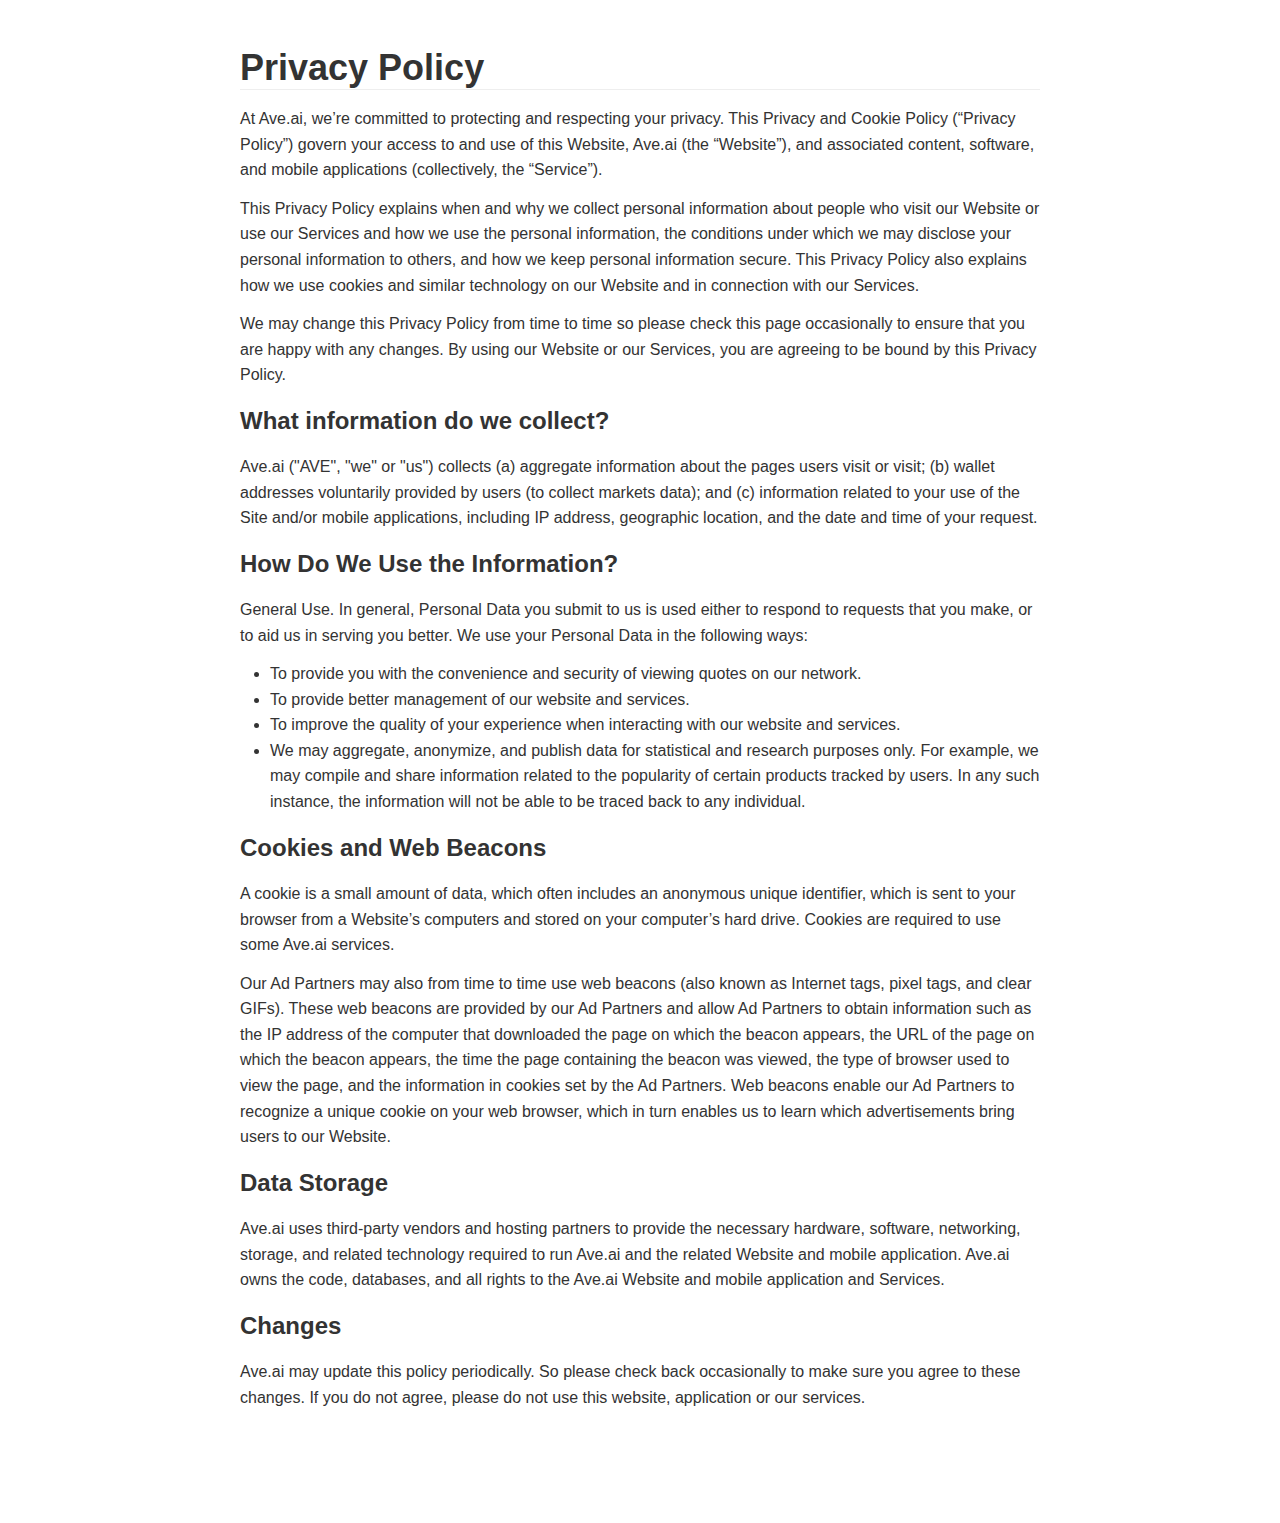
<file: privacy.html>
<!doctype html>
<html>
<head>
<meta charset='UTF-8'><meta name='viewport' content='width=device-width initial-scale=1'>
<link rel="icon" href="favicon.ico" />
<link rel="shortcut icon" href="favicon.ico" />
<title>Privacy Policy | Ave.ai</title>
<style>
  /* cyrillic-ext */
@font-face {
  font-family: 'Open Sans';
  font-style: italic;
  font-weight: 400;
  font-stretch: 100%;
  src: url(https://gstatic.loli.net/s/opensans/v27/memtYaGs126MiZpBA-UFUIcVXSCEkx2cmqvXlWqWtE6FxZCJgvAQ.woff2) format('woff2');
  unicode-range: U+0460-052F, U+1C80-1C88, U+20B4, U+2DE0-2DFF, U+A640-A69F, U+FE2E-FE2F;
}
/* cyrillic */
@font-face {
  font-family: 'Open Sans';
  font-style: italic;
  font-weight: 400;
  font-stretch: 100%;
  src: url(https://gstatic.loli.net/s/opensans/v27/memtYaGs126MiZpBA-UFUIcVXSCEkx2cmqvXlWqWvU6FxZCJgvAQ.woff2) format('woff2');
  unicode-range: U+0400-045F, U+0490-0491, U+04B0-04B1, U+2116;
}
/* greek-ext */
@font-face {
  font-family: 'Open Sans';
  font-style: italic;
  font-weight: 400;
  font-stretch: 100%;
  src: url(https://gstatic.loli.net/s/opensans/v27/memtYaGs126MiZpBA-UFUIcVXSCEkx2cmqvXlWqWtU6FxZCJgvAQ.woff2) format('woff2');
  unicode-range: U+1F00-1FFF;
}
/* greek */
@font-face {
  font-family: 'Open Sans';
  font-style: italic;
  font-weight: 400;
  font-stretch: 100%;
  src: url(https://gstatic.loli.net/s/opensans/v27/memtYaGs126MiZpBA-UFUIcVXSCEkx2cmqvXlWqWuk6FxZCJgvAQ.woff2) format('woff2');
  unicode-range: U+0370-03FF;
}
/* hebrew */
@font-face {
  font-family: 'Open Sans';
  font-style: italic;
  font-weight: 400;
  font-stretch: 100%;
  src: url(https://gstatic.loli.net/s/opensans/v27/memtYaGs126MiZpBA-UFUIcVXSCEkx2cmqvXlWqWu06FxZCJgvAQ.woff2) format('woff2');
  unicode-range: U+0590-05FF, U+20AA, U+25CC, U+FB1D-FB4F;
}
/* vietnamese */
@font-face {
  font-family: 'Open Sans';
  font-style: italic;
  font-weight: 400;
  font-stretch: 100%;
  src: url(https://gstatic.loli.net/s/opensans/v27/memtYaGs126MiZpBA-UFUIcVXSCEkx2cmqvXlWqWtk6FxZCJgvAQ.woff2) format('woff2');
  unicode-range: U+0102-0103, U+0110-0111, U+0128-0129, U+0168-0169, U+01A0-01A1, U+01AF-01B0, U+1EA0-1EF9, U+20AB;
}
/* latin-ext */
@font-face {
  font-family: 'Open Sans';
  font-style: italic;
  font-weight: 400;
  font-stretch: 100%;
  src: url(https://gstatic.loli.net/s/opensans/v27/memtYaGs126MiZpBA-UFUIcVXSCEkx2cmqvXlWqWt06FxZCJgvAQ.woff2) format('woff2');
  unicode-range: U+0100-024F, U+0259, U+1E00-1EFF, U+2020, U+20A0-20AB, U+20AD-20CF, U+2113, U+2C60-2C7F, U+A720-A7FF;
}
/* latin */
@font-face {
  font-family: 'Open Sans';
  font-style: italic;
  font-weight: 400;
  font-stretch: 100%;
  src: url(https://gstatic.loli.net/s/opensans/v27/memtYaGs126MiZpBA-UFUIcVXSCEkx2cmqvXlWqWuU6FxZCJgg.woff2) format('woff2');
  unicode-range: U+0000-00FF, U+0131, U+0152-0153, U+02BB-02BC, U+02C6, U+02DA, U+02DC, U+2000-206F, U+2074, U+20AC, U+2122, U+2191, U+2193, U+2212, U+2215, U+FEFF, U+FFFD;
}
/* cyrillic-ext */
@font-face {
  font-family: 'Open Sans';
  font-style: italic;
  font-weight: 700;
  font-stretch: 100%;
  src: url(https://gstatic.loli.net/s/opensans/v27/memtYaGs126MiZpBA-UFUIcVXSCEkx2cmqvXlWqWtE6FxZCJgvAQ.woff2) format('woff2');
  unicode-range: U+0460-052F, U+1C80-1C88, U+20B4, U+2DE0-2DFF, U+A640-A69F, U+FE2E-FE2F;
}
/* cyrillic */
@font-face {
  font-family: 'Open Sans';
  font-style: italic;
  font-weight: 700;
  font-stretch: 100%;
  src: url(https://gstatic.loli.net/s/opensans/v27/memtYaGs126MiZpBA-UFUIcVXSCEkx2cmqvXlWqWvU6FxZCJgvAQ.woff2) format('woff2');
  unicode-range: U+0400-045F, U+0490-0491, U+04B0-04B1, U+2116;
}
/* greek-ext */
@font-face {
  font-family: 'Open Sans';
  font-style: italic;
  font-weight: 700;
  font-stretch: 100%;
  src: url(https://gstatic.loli.net/s/opensans/v27/memtYaGs126MiZpBA-UFUIcVXSCEkx2cmqvXlWqWtU6FxZCJgvAQ.woff2) format('woff2');
  unicode-range: U+1F00-1FFF;
}
/* greek */
@font-face {
  font-family: 'Open Sans';
  font-style: italic;
  font-weight: 700;
  font-stretch: 100%;
  src: url(https://gstatic.loli.net/s/opensans/v27/memtYaGs126MiZpBA-UFUIcVXSCEkx2cmqvXlWqWuk6FxZCJgvAQ.woff2) format('woff2');
  unicode-range: U+0370-03FF;
}
/* hebrew */
@font-face {
  font-family: 'Open Sans';
  font-style: italic;
  font-weight: 700;
  font-stretch: 100%;
  src: url(https://gstatic.loli.net/s/opensans/v27/memtYaGs126MiZpBA-UFUIcVXSCEkx2cmqvXlWqWu06FxZCJgvAQ.woff2) format('woff2');
  unicode-range: U+0590-05FF, U+20AA, U+25CC, U+FB1D-FB4F;
}
/* vietnamese */
@font-face {
  font-family: 'Open Sans';
  font-style: italic;
  font-weight: 700;
  font-stretch: 100%;
  src: url(https://gstatic.loli.net/s/opensans/v27/memtYaGs126MiZpBA-UFUIcVXSCEkx2cmqvXlWqWtk6FxZCJgvAQ.woff2) format('woff2');
  unicode-range: U+0102-0103, U+0110-0111, U+0128-0129, U+0168-0169, U+01A0-01A1, U+01AF-01B0, U+1EA0-1EF9, U+20AB;
}
/* latin-ext */
@font-face {
  font-family: 'Open Sans';
  font-style: italic;
  font-weight: 700;
  font-stretch: 100%;
  src: url(https://gstatic.loli.net/s/opensans/v27/memtYaGs126MiZpBA-UFUIcVXSCEkx2cmqvXlWqWt06FxZCJgvAQ.woff2) format('woff2');
  unicode-range: U+0100-024F, U+0259, U+1E00-1EFF, U+2020, U+20A0-20AB, U+20AD-20CF, U+2113, U+2C60-2C7F, U+A720-A7FF;
}
/* latin */
@font-face {
  font-family: 'Open Sans';
  font-style: italic;
  font-weight: 700;
  font-stretch: 100%;
  src: url(https://gstatic.loli.net/s/opensans/v27/memtYaGs126MiZpBA-UFUIcVXSCEkx2cmqvXlWqWuU6FxZCJgg.woff2) format('woff2');
  unicode-range: U+0000-00FF, U+0131, U+0152-0153, U+02BB-02BC, U+02C6, U+02DA, U+02DC, U+2000-206F, U+2074, U+20AC, U+2122, U+2191, U+2193, U+2212, U+2215, U+FEFF, U+FFFD;
}
/* cyrillic-ext */
@font-face {
  font-family: 'Open Sans';
  font-style: normal;
  font-weight: 400;
  font-stretch: 100%;
  src: url(https://gstatic.loli.net/s/opensans/v27/memvYaGs126MiZpBA-UvWbX2vVnXBbObj2OVTSKmu0SC55K5gw.woff2) format('woff2');
  unicode-range: U+0460-052F, U+1C80-1C88, U+20B4, U+2DE0-2DFF, U+A640-A69F, U+FE2E-FE2F;
}
/* cyrillic */
@font-face {
  font-family: 'Open Sans';
  font-style: normal;
  font-weight: 400;
  font-stretch: 100%;
  src: url(https://gstatic.loli.net/s/opensans/v27/memvYaGs126MiZpBA-UvWbX2vVnXBbObj2OVTSumu0SC55K5gw.woff2) format('woff2');
  unicode-range: U+0400-045F, U+0490-0491, U+04B0-04B1, U+2116;
}
/* greek-ext */
@font-face {
  font-family: 'Open Sans';
  font-style: normal;
  font-weight: 400;
  font-stretch: 100%;
  src: url(https://gstatic.loli.net/s/opensans/v27/memvYaGs126MiZpBA-UvWbX2vVnXBbObj2OVTSOmu0SC55K5gw.woff2) format('woff2');
  unicode-range: U+1F00-1FFF;
}
/* greek */
@font-face {
  font-family: 'Open Sans';
  font-style: normal;
  font-weight: 400;
  font-stretch: 100%;
  src: url(https://gstatic.loli.net/s/opensans/v27/memvYaGs126MiZpBA-UvWbX2vVnXBbObj2OVTSymu0SC55K5gw.woff2) format('woff2');
  unicode-range: U+0370-03FF;
}
/* hebrew */
@font-face {
  font-family: 'Open Sans';
  font-style: normal;
  font-weight: 400;
  font-stretch: 100%;
  src: url(https://gstatic.loli.net/s/opensans/v27/memvYaGs126MiZpBA-UvWbX2vVnXBbObj2OVTS2mu0SC55K5gw.woff2) format('woff2');
  unicode-range: U+0590-05FF, U+20AA, U+25CC, U+FB1D-FB4F;
}
/* vietnamese */
@font-face {
  font-family: 'Open Sans';
  font-style: normal;
  font-weight: 400;
  font-stretch: 100%;
  src: url(https://gstatic.loli.net/s/opensans/v27/memvYaGs126MiZpBA-UvWbX2vVnXBbObj2OVTSCmu0SC55K5gw.woff2) format('woff2');
  unicode-range: U+0102-0103, U+0110-0111, U+0128-0129, U+0168-0169, U+01A0-01A1, U+01AF-01B0, U+1EA0-1EF9, U+20AB;
}
/* latin-ext */
@font-face {
  font-family: 'Open Sans';
  font-style: normal;
  font-weight: 400;
  font-stretch: 100%;
  src: url(https://gstatic.loli.net/s/opensans/v27/memvYaGs126MiZpBA-UvWbX2vVnXBbObj2OVTSGmu0SC55K5gw.woff2) format('woff2');
  unicode-range: U+0100-024F, U+0259, U+1E00-1EFF, U+2020, U+20A0-20AB, U+20AD-20CF, U+2113, U+2C60-2C7F, U+A720-A7FF;
}
/* latin */
@font-face {
  font-family: 'Open Sans';
  font-style: normal;
  font-weight: 400;
  font-stretch: 100%;
  src: url(https://gstatic.loli.net/s/opensans/v27/memvYaGs126MiZpBA-UvWbX2vVnXBbObj2OVTS-mu0SC55I.woff2) format('woff2');
  unicode-range: U+0000-00FF, U+0131, U+0152-0153, U+02BB-02BC, U+02C6, U+02DA, U+02DC, U+2000-206F, U+2074, U+20AC, U+2122, U+2191, U+2193, U+2212, U+2215, U+FEFF, U+FFFD;
}
/* cyrillic-ext */
@font-face {
  font-family: 'Open Sans';
  font-style: normal;
  font-weight: 700;
  font-stretch: 100%;
  src: url(https://gstatic.loli.net/s/opensans/v27/memvYaGs126MiZpBA-UvWbX2vVnXBbObj2OVTSKmu0SC55K5gw.woff2) format('woff2');
  unicode-range: U+0460-052F, U+1C80-1C88, U+20B4, U+2DE0-2DFF, U+A640-A69F, U+FE2E-FE2F;
}
/* cyrillic */
@font-face {
  font-family: 'Open Sans';
  font-style: normal;
  font-weight: 700;
  font-stretch: 100%;
  src: url(https://gstatic.loli.net/s/opensans/v27/memvYaGs126MiZpBA-UvWbX2vVnXBbObj2OVTSumu0SC55K5gw.woff2) format('woff2');
  unicode-range: U+0400-045F, U+0490-0491, U+04B0-04B1, U+2116;
}
/* greek-ext */
@font-face {
  font-family: 'Open Sans';
  font-style: normal;
  font-weight: 700;
  font-stretch: 100%;
  src: url(https://gstatic.loli.net/s/opensans/v27/memvYaGs126MiZpBA-UvWbX2vVnXBbObj2OVTSOmu0SC55K5gw.woff2) format('woff2');
  unicode-range: U+1F00-1FFF;
}
/* greek */
@font-face {
  font-family: 'Open Sans';
  font-style: normal;
  font-weight: 700;
  font-stretch: 100%;
  src: url(https://gstatic.loli.net/s/opensans/v27/memvYaGs126MiZpBA-UvWbX2vVnXBbObj2OVTSymu0SC55K5gw.woff2) format('woff2');
  unicode-range: U+0370-03FF;
}
/* hebrew */
@font-face {
  font-family: 'Open Sans';
  font-style: normal;
  font-weight: 700;
  font-stretch: 100%;
  src: url(https://gstatic.loli.net/s/opensans/v27/memvYaGs126MiZpBA-UvWbX2vVnXBbObj2OVTS2mu0SC55K5gw.woff2) format('woff2');
  unicode-range: U+0590-05FF, U+20AA, U+25CC, U+FB1D-FB4F;
}
/* vietnamese */
@font-face {
  font-family: 'Open Sans';
  font-style: normal;
  font-weight: 700;
  font-stretch: 100%;
  src: url(https://gstatic.loli.net/s/opensans/v27/memvYaGs126MiZpBA-UvWbX2vVnXBbObj2OVTSCmu0SC55K5gw.woff2) format('woff2');
  unicode-range: U+0102-0103, U+0110-0111, U+0128-0129, U+0168-0169, U+01A0-01A1, U+01AF-01B0, U+1EA0-1EF9, U+20AB;
}
/* latin-ext */
@font-face {
  font-family: 'Open Sans';
  font-style: normal;
  font-weight: 700;
  font-stretch: 100%;
  src: url(https://gstatic.loli.net/s/opensans/v27/memvYaGs126MiZpBA-UvWbX2vVnXBbObj2OVTSGmu0SC55K5gw.woff2) format('woff2');
  unicode-range: U+0100-024F, U+0259, U+1E00-1EFF, U+2020, U+20A0-20AB, U+20AD-20CF, U+2113, U+2C60-2C7F, U+A720-A7FF;
}
/* latin */
@font-face {
  font-family: 'Open Sans';
  font-style: normal;
  font-weight: 700;
  font-stretch: 100%;
  src: url(https://gstatic.loli.net/s/opensans/v27/memvYaGs126MiZpBA-UvWbX2vVnXBbObj2OVTS-mu0SC55I.woff2) format('woff2');
  unicode-range: U+0000-00FF, U+0131, U+0152-0153, U+02BB-02BC, U+02C6, U+02DA, U+02DC, U+2000-206F, U+2074, U+20AC, U+2122, U+2191, U+2193, U+2212, U+2215, U+FEFF, U+FFFD;
}
</style>
<style type='text/css'>html {overflow-x: initial !important;}:root { --bg-color: #ffffff; --text-color: #333333; --select-text-bg-color: #B5D6FC; --select-text-font-color: auto; --monospace: "Lucida Console",Consolas,"Courier",monospace; --title-bar-height: 20px; }
.mac-os-11 { --title-bar-height: 28px; }
html { font-size: 14px; background-color: var(--bg-color); color: var(--text-color); font-family: "Helvetica Neue", Helvetica, Arial, sans-serif; -webkit-font-smoothing: antialiased; }
body { margin: 0px; padding: 0px; height: auto; bottom: 0px; top: 0px; left: 0px; right: 0px; font-size: 1rem; line-height: 1.42857143; overflow-x: hidden; background-image: inherit; background-size: inherit; background-attachment: inherit; background-origin: inherit; background-clip: inherit; background-color: inherit; tab-size: 4; background-position: inherit inherit; background-repeat: inherit inherit; }
iframe { margin: auto; }
a.url { word-break: break-all; }
a:active, a:hover { outline: 0px; }
.in-text-selection, ::selection { text-shadow: none; background: var(--select-text-bg-color); color: var(--select-text-font-color); }
#write { margin: 0px auto; height: auto; width: inherit; word-break: normal; word-wrap: break-word; position: relative; white-space: normal; overflow-x: visible; padding-top: 36px; }
#write.first-line-indent p { text-indent: 2em; }
#write.first-line-indent li p, #write.first-line-indent p * { text-indent: 0px; }
#write.first-line-indent li { margin-left: 2em; }
.for-image #write { padding-left: 8px; padding-right: 8px; }
body.typora-export { padding-left: 30px; padding-right: 30px; }
.typora-export .footnote-line, .typora-export li, .typora-export p { white-space: pre-wrap; }
.typora-export .task-list-item input { pointer-events: none; }
@media screen and (max-width: 500px) {
  body.typora-export { padding-left: 0px; padding-right: 0px; }
  #write { padding-left: 20px; padding-right: 20px; }
  .CodeMirror-sizer { margin-left: 0px !important; }
  .CodeMirror-gutters { display: none !important; }
}
#write li > figure:last-child { margin-bottom: 0.5rem; }
#write ol, #write ul { position: relative; }
img { max-width: 100%; vertical-align: middle; image-orientation: from-image; }
button, input, select, textarea { color: inherit; font-family: inherit; font-size: inherit; font-style: inherit; font-variant-caps: inherit; font-weight: inherit; font-stretch: inherit; line-height: inherit; }
input[type="checkbox"], input[type="radio"] { line-height: normal; padding: 0px; }
*, ::after, ::before { box-sizing: border-box; }
#write h1, #write h2, #write h3, #write h4, #write h5, #write h6, #write p, #write pre { width: inherit; }
#write h1, #write h2, #write h3, #write h4, #write h5, #write h6, #write p { position: relative; }
p { line-height: inherit; }
h1, h2, h3, h4, h5, h6 { break-after: avoid-page; break-inside: avoid; orphans: 4; }
p { orphans: 4; }
h1 { font-size: 2rem; }
h2 { font-size: 1.8rem; }
h3 { font-size: 1.6rem; }
h4 { font-size: 1.4rem; }
h5 { font-size: 1.2rem; }
h6 { font-size: 1rem; }
.md-math-block, .md-rawblock, h1, h2, h3, h4, h5, h6, p { margin-top: 1rem; margin-bottom: 1rem; }
.hidden { display: none; }
.md-blockmeta { color: rgb(204, 204, 204); font-weight: 700; font-style: italic; }
a { cursor: pointer; }
sup.md-footnote { padding: 2px 4px; background-color: rgba(238, 238, 238, 0.7); color: rgb(85, 85, 85); border-top-left-radius: 4px; border-top-right-radius: 4px; border-bottom-right-radius: 4px; border-bottom-left-radius: 4px; cursor: pointer; }
sup.md-footnote a, sup.md-footnote a:hover { color: inherit; text-transform: inherit; text-decoration: inherit; }
#write input[type="checkbox"] { cursor: pointer; width: inherit; height: inherit; }
figure { overflow-x: auto; margin: 1.2em 0px; max-width: calc(100% + 16px); padding: 0px; }
figure > table { margin: 0px; }
tr { break-inside: avoid; break-after: auto; }
thead { display: table-header-group; }
table { border-collapse: collapse; border-spacing: 0px; width: 100%; overflow: auto; break-inside: auto; text-align: left; }
table.md-table td { min-width: 32px; }
.CodeMirror-gutters { border-right-width: 0px; background-color: inherit; }
.CodeMirror-linenumber { }
.CodeMirror { text-align: left; }
.CodeMirror-placeholder { opacity: 0.3; }
.CodeMirror pre { padding: 0px 4px; }
.CodeMirror-lines { padding: 0px; }
div.hr:focus { cursor: none; }
#write pre { white-space: pre-wrap; }
#write.fences-no-line-wrapping pre { white-space: pre; }
#write pre.ty-contain-cm { white-space: normal; }
.CodeMirror-gutters { margin-right: 4px; }
.md-fences { font-size: 0.9rem; display: block; break-inside: avoid; text-align: left; overflow: visible; white-space: pre; background-image: inherit; background-size: inherit; background-attachment: inherit; background-origin: inherit; background-clip: inherit; background-color: inherit; position: relative !important; background-position: inherit inherit; background-repeat: inherit inherit; }
.md-fences-adv-panel { width: 100%; margin-top: 10px; text-align: center; padding-top: 0px; padding-bottom: 8px; overflow-x: auto; }
#write .md-fences.mock-cm { white-space: pre-wrap; }
.md-fences.md-fences-with-lineno { padding-left: 0px; }
#write.fences-no-line-wrapping .md-fences.mock-cm { white-space: pre; overflow-x: auto; }
.md-fences.mock-cm.md-fences-with-lineno { padding-left: 8px; }
.CodeMirror-line, twitterwidget { break-inside: avoid; }
.footnotes { opacity: 0.8; font-size: 0.9rem; margin-top: 1em; margin-bottom: 1em; }
.footnotes + .footnotes { margin-top: 0px; }
.md-reset { margin: 0px; padding: 0px; border: 0px; outline: 0px; vertical-align: top; text-decoration: none; text-shadow: none; float: none; position: static; width: auto; height: auto; white-space: nowrap; cursor: inherit; line-height: normal; font-weight: 400; text-align: left; box-sizing: content-box; direction: ltr; background-position: 0px 0px; background-repeat: initial initial; }
li div { padding-top: 0px; }
blockquote { margin: 1rem 0px; }
li .mathjax-block, li p { margin: 0.5rem 0px; }
li blockquote { margin: 1rem 0px; }
li { margin: 0px; position: relative; }
blockquote > :last-child { margin-bottom: 0px; }
blockquote > :first-child, li > :first-child { margin-top: 0px; }
.footnotes-area { color: rgb(136, 136, 136); margin-top: 0.714rem; padding-bottom: 0.143rem; white-space: normal; }
#write .footnote-line { white-space: pre-wrap; }
@media print {
  body, html { border: 1px solid transparent; height: 99%; break-after: avoid; break-before: avoid; font-variant-ligatures: no-common-ligatures; }
  #write { margin-top: 0px; padding-top: 0px; border-color: transparent !important; }
  .typora-export * { -webkit-print-color-adjust: exact; }
  .typora-export #write { break-after: avoid; }
  .typora-export #write::after { height: 0px; }
  .is-mac table { break-inside: avoid; }
  .typora-export-show-outline .typora-export-sidebar { display: none; }
}
.footnote-line { margin-top: 0.714em; font-size: 0.7em; }
a img, img a { cursor: pointer; }
pre.md-meta-block { font-size: 0.8rem; min-height: 0.8rem; white-space: pre-wrap; background-color: rgb(204, 204, 204); display: block; overflow-x: hidden; background-position: initial initial; background-repeat: initial initial; }
p > .md-image:only-child:not(.md-img-error) img, p > img:only-child { display: block; margin: auto; }
#write.first-line-indent p > .md-image:only-child:not(.md-img-error) img { left: -2em; position: relative; }
p > .md-image:only-child { display: inline-block; width: 100%; }
#write .MathJax_Display { margin: 0.8em 0px 0px; }
.md-math-block { width: 100%; }
.md-math-block:not(:empty)::after { display: none; }
.MathJax_ref { fill: currentcolor; }
[contenteditable="true"]:active, [contenteditable="true"]:focus, [contenteditable="false"]:active, [contenteditable="false"]:focus { outline: 0px; box-shadow: none; }
.md-task-list-item { position: relative; list-style-type: none; }
.task-list-item.md-task-list-item { padding-left: 0px; }
.md-task-list-item > input { position: absolute; top: 0px; left: 0px; margin-left: -1.2em; margin-top: calc(1em - 10px); border: none; }
.math { font-size: 1rem; }
.md-toc { min-height: 3.58rem; position: relative; font-size: 0.9rem; border-top-left-radius: 10px; border-top-right-radius: 10px; border-bottom-right-radius: 10px; border-bottom-left-radius: 10px; }
.md-toc-content { position: relative; margin-left: 0px; }
.md-toc-content::after, .md-toc::after { display: none; }
.md-toc-item { display: block; color: rgb(65, 131, 196); }
.md-toc-item a { text-decoration: none; }
.md-toc-inner:hover { text-decoration: underline; }
.md-toc-inner { display: inline-block; cursor: pointer; }
.md-toc-h1 .md-toc-inner { margin-left: 0px; font-weight: 700; }
.md-toc-h2 .md-toc-inner { margin-left: 2em; }
.md-toc-h3 .md-toc-inner { margin-left: 4em; }
.md-toc-h4 .md-toc-inner { margin-left: 6em; }
.md-toc-h5 .md-toc-inner { margin-left: 8em; }
.md-toc-h6 .md-toc-inner { margin-left: 10em; }
@media screen and (max-width: 48em) {
  .md-toc-h3 .md-toc-inner { margin-left: 3.5em; }
  .md-toc-h4 .md-toc-inner { margin-left: 5em; }
  .md-toc-h5 .md-toc-inner { margin-left: 6.5em; }
  .md-toc-h6 .md-toc-inner { margin-left: 8em; }
}
a.md-toc-inner { font-size: inherit; font-style: inherit; font-weight: inherit; line-height: inherit; }
.footnote-line a:not(.reversefootnote) { color: inherit; }
.md-attr { display: none; }
.md-fn-count::after { content: "."; }
code, pre, samp, tt { font-family: var(--monospace); }
kbd { margin: 0px 0.1em; padding: 0.1em 0.6em; font-size: 0.8em; color: rgb(36, 39, 41); background-color: rgb(255, 255, 255); border: 1px solid rgb(173, 179, 185); border-top-left-radius: 3px; border-top-right-radius: 3px; border-bottom-right-radius: 3px; border-bottom-left-radius: 3px; box-shadow: rgba(12, 13, 14, 0.2) 0px 1px 0px, rgb(255, 255, 255) 0px 0px 0px 2px inset; white-space: nowrap; vertical-align: middle; background-position: initial initial; background-repeat: initial initial; }
.md-comment { color: rgb(162, 127, 3); opacity: 0.6; font-family: var(--monospace); }
code { text-align: left; }
a.md-print-anchor { white-space: pre !important; border: none !important; display: inline-block !important; position: absolute !important; width: 1px !important; right: 0px !important; outline: 0px !important; text-shadow: initial !important; background-position: 0px 0px !important; background-repeat: initial initial !important; }
.os-windows.monocolor-emoji .md-emoji { font-family: "Segoe UI Symbol", sans-serif; }
.md-diagram-panel > svg { max-width: 100%; }
[lang="flow"] svg, [lang="mermaid"] svg { max-width: 100%; height: auto; }
[lang="mermaid"] .node text { font-size: 1rem; }
table tr th { border-bottom-width: 0px; }
video { max-width: 100%; display: block; margin: 0px auto; }
iframe { max-width: 100%; width: 100%; border: none; }
.highlight td, .highlight tr { border: 0px; }
mark { background-color: rgb(255, 255, 0); color: rgb(0, 0, 0); background-position: initial initial; background-repeat: initial initial; }
.md-html-inline .md-plain, .md-html-inline strong, mark .md-inline-math, mark strong { color: inherit; }
.md-expand mark .md-meta { opacity: 0.3 !important; }
mark .md-meta { color: rgb(0, 0, 0); }
@media print {
  .typora-export h1, .typora-export h2, .typora-export h3, .typora-export h4, .typora-export h5, .typora-export h6 { break-inside: avoid; }
}
.md-diagram-panel .messageText { stroke: none !important; }
.md-diagram-panel .start-state { fill: var(--node-fill); }
.md-diagram-panel .edgeLabel rect { opacity: 1 !important; }
.md-fences.md-fences-math { font-size: 1em; }
.md-fences-advanced:not(.md-focus) { padding: 0px; white-space: nowrap; border: 0px; }
.md-fences-advanced:not(.md-focus) { background-image: inherit; background-size: inherit; background-attachment: inherit; background-origin: inherit; background-clip: inherit; background-color: inherit; background-position: inherit inherit; background-repeat: inherit inherit; }
.typora-export-show-outline .typora-export-content { max-width: 1440px; margin: auto; display: flex; flex-direction: row; }
.typora-export-sidebar { width: 300px; font-size: 0.8rem; margin-top: 80px; margin-right: 18px; }
.typora-export-show-outline #write { --webkit-flex: 2; flex: 2 1 0%; }
.typora-export-sidebar .outline-content { position: fixed; top: 0px; max-height: 100%; overflow: hidden auto; padding-bottom: 30px; padding-top: 60px; width: 300px; }
@media screen and (max-width: 1024px) {
  .typora-export-sidebar, .typora-export-sidebar .outline-content { width: 240px; }
}
@media screen and (max-width: 800px) {
  .typora-export-sidebar { display: none; }
}
.outline-content li, .outline-content ul { margin-left: 0px; margin-right: 0px; padding-left: 0px; padding-right: 0px; list-style: none; }
.outline-content ul { margin-top: 0px; margin-bottom: 0px; }
.outline-content strong { font-weight: 400; }
.outline-expander { width: 1rem; height: 1.428571429rem; position: relative; display: table-cell; vertical-align: middle; cursor: pointer; padding-left: 4px; }
.outline-expander::before { content: ''; position: relative; font-family: Ionicons; display: inline-block; font-size: 8px; vertical-align: middle; }
.outline-item { padding-top: 3px; padding-bottom: 3px; cursor: pointer; }
.outline-expander:hover::before { content: ''; }
.outline-h1 > .outline-item { padding-left: 0px; }
.outline-h2 > .outline-item { padding-left: 1em; }
.outline-h3 > .outline-item { padding-left: 2em; }
.outline-h4 > .outline-item { padding-left: 3em; }
.outline-h5 > .outline-item { padding-left: 4em; }
.outline-h6 > .outline-item { padding-left: 5em; }
.outline-label { cursor: pointer; display: table-cell; vertical-align: middle; text-decoration: none; color: inherit; }
.outline-label:hover { text-decoration: underline; }
.outline-item:hover { border-color: rgb(245, 245, 245); background-color: var(--item-hover-bg-color); }
.outline-item:hover { margin-left: -28px; margin-right: -28px; border-left-width: 28px; border-left-style: solid; border-left-color: transparent; border-right-width: 28px; border-right-style: solid; border-right-color: transparent; }
.outline-item-single .outline-expander::before, .outline-item-single .outline-expander:hover::before { display: none; }
.outline-item-open > .outline-item > .outline-expander::before { content: ''; }
.outline-children { display: none; }
.info-panel-tab-wrapper { display: none; }
.outline-item-open > .outline-children { display: block; }
.typora-export .outline-item { padding-top: 1px; padding-bottom: 1px; }
.typora-export .outline-item:hover { margin-right: -8px; border-right-width: 8px; border-right-style: solid; border-right-color: transparent; }
.typora-export .outline-expander::before { content: "+"; font-family: inherit; top: -1px; }
.typora-export .outline-expander:hover::before, .typora-export .outline-item-open > .outline-item > .outline-expander::before { content: '−'; }
.typora-export-collapse-outline .outline-children { display: none; }
.typora-export-collapse-outline .outline-item-open > .outline-children, .typora-export-no-collapse-outline .outline-children { display: block; }
.typora-export-no-collapse-outline .outline-expander::before { content: "" !important; }
.typora-export-show-outline .outline-item-active > .outline-item .outline-label { font-weight: 700; }
.md-inline-math-container mjx-container { zoom: 0.95; }


:root {
    --side-bar-bg-color: #fafafa;
    --control-text-color: #777;
}

@include-when-export url(https://fonts.loli.net/css?family=Open+Sans:400italic,700italic,700,400&subset=latin,latin-ext);

/* open-sans-regular - latin-ext_latin */
  /* open-sans-italic - latin-ext_latin */
    /* open-sans-700 - latin-ext_latin */
    /* open-sans-700italic - latin-ext_latin */
  html {
    font-size: 16px;
    -webkit-font-smoothing: antialiased;
}

body {
    font-family: "Open Sans","Clear Sans", "Helvetica Neue", Helvetica, Arial, 'Segoe UI Emoji', sans-serif;
    color: rgb(51, 51, 51);
    line-height: 1.6;
}

#write {
    max-width: 860px;
  	margin: 0 auto;
  	padding: 30px;
    padding-bottom: 100px;
}

@media only screen and (min-width: 1400px) {
	#write {
		max-width: 1024px;
	}
}

@media only screen and (min-width: 1800px) {
	#write {
		max-width: 1200px;
	}
}

#write > ul:first-child,
#write > ol:first-child{
    margin-top: 30px;
}

a {
    color: #4183C4;
}
h1,
h2,
h3,
h4,
h5,
h6 {
    position: relative;
    margin-top: 1rem;
    margin-bottom: 1rem;
    font-weight: bold;
    line-height: 1.4;
    cursor: text;
}
h1:hover a.anchor,
h2:hover a.anchor,
h3:hover a.anchor,
h4:hover a.anchor,
h5:hover a.anchor,
h6:hover a.anchor {
    text-decoration: none;
}
h1 tt,
h1 code {
    font-size: inherit;
}
h2 tt,
h2 code {
    font-size: inherit;
}
h3 tt,
h3 code {
    font-size: inherit;
}
h4 tt,
h4 code {
    font-size: inherit;
}
h5 tt,
h5 code {
    font-size: inherit;
}
h6 tt,
h6 code {
    font-size: inherit;
}
h1 {
    font-size: 2.25em;
    line-height: 1.2;
    border-bottom: 1px solid #eee;
}
h2 {
    font-size: 1.75em;
    line-height: 1.225;
    border-bottom: 1px solid #eee;
}

/*@media print {
    .typora-export h1,
    .typora-export h2 {
        border-bottom: none;
        padding-bottom: initial;
    }

    .typora-export h1::after,
    .typora-export h2::after {
        content: "";
        display: block;
        height: 100px;
        margin-top: -96px;
        border-top: 1px solid #eee;
    }
}*/

h3 {
    font-size: 1.5em;
    line-height: 1.43;
}
h4 {
    font-size: 1.25em;
}
h5 {
    font-size: 1em;
}
h6 {
   font-size: 1em;
    color: #777;
}
p,
blockquote,
ul,
ol,
dl,
table{
    margin: 0.8em 0;
}
li>ol,
li>ul {
    margin: 0 0;
}
hr {
    height: 2px;
    padding: 0;
    margin: 16px 0;
    background-color: #e7e7e7;
    border: 0 none;
    overflow: hidden;
    box-sizing: content-box;
}

li p.first {
    display: inline-block;
}
ul,
ol {
    padding-left: 30px;
}
ul:first-child,
ol:first-child {
    margin-top: 0;
}
ul:last-child,
ol:last-child {
    margin-bottom: 0;
}
blockquote {
    border-left: 4px solid #dfe2e5;
    padding: 0 15px;
    color: #777777;
}
blockquote blockquote {
    padding-right: 0;
}
table {
    padding: 0;
    word-break: initial;
}
table tr {
    border: 1px solid #dfe2e5;
    margin: 0;
    padding: 0;
}
table tr:nth-child(2n),
thead {
    background-color: #f8f8f8;
}
table th {
    font-weight: bold;
    border: 1px solid #dfe2e5;
    border-bottom: 0;
    margin: 0;
    padding: 6px 13px;
}
table td {
    border: 1px solid #dfe2e5;
    margin: 0;
    padding: 6px 13px;
}
table th:first-child,
table td:first-child {
    margin-top: 0;
}
table th:last-child,
table td:last-child {
    margin-bottom: 0;
}

.CodeMirror-lines {
    padding-left: 4px;
}

.code-tooltip {
    box-shadow: 0 1px 1px 0 rgba(0,28,36,.3);
    border-top: 1px solid #eef2f2;
}

.md-fences,
code,
tt {
    border: 1px solid #e7eaed;
    background-color: #f8f8f8;
    border-radius: 3px;
    padding: 0;
    padding: 2px 4px 0px 4px;
    font-size: 0.9em;
}

code {
    background-color: #f3f4f4;
    padding: 0 2px 0 2px;
}

.md-fences {
    margin-bottom: 15px;
    margin-top: 15px;
    padding-top: 8px;
    padding-bottom: 6px;
}


.md-task-list-item > input {
  margin-left: -1.3em;
}

@media print {
    html {
        font-size: 13px;
    }
    table,
    pre {
        page-break-inside: avoid;
    }
    pre {
        word-wrap: break-word;
    }
}

.md-fences {
	background-color: #f8f8f8;
}
#write pre.md-meta-block {
	padding: 1rem;
    font-size: 85%;
    line-height: 1.45;
    background-color: #f7f7f7;
    border: 0;
    border-radius: 3px;
    color: #777777;
    margin-top: 0 !important;
}

.mathjax-block>.code-tooltip {
	bottom: .375rem;
}

.md-mathjax-midline {
    background: #fafafa;
}

#write>h3.md-focus:before{
	left: -1.5625rem;
	top: .375rem;
}
#write>h4.md-focus:before{
	left: -1.5625rem;
	top: .285714286rem;
}
#write>h5.md-focus:before{
	left: -1.5625rem;
	top: .285714286rem;
}
#write>h6.md-focus:before{
	left: -1.5625rem;
	top: .285714286rem;
}
.md-image>.md-meta {
    /*border: 1px solid #ddd;*/
    border-radius: 3px;
    padding: 2px 0px 0px 4px;
    font-size: 0.9em;
    color: inherit;
}

.md-tag {
    color: #a7a7a7;
    opacity: 1;
}

.md-toc {
    margin-top:20px;
    padding-bottom:20px;
}

.sidebar-tabs {
    border-bottom: none;
}

#typora-quick-open {
    border: 1px solid #ddd;
    background-color: #f8f8f8;
}

#typora-quick-open-item {
    background-color: #FAFAFA;
    border-color: #FEFEFE #e5e5e5 #e5e5e5 #eee;
    border-style: solid;
    border-width: 1px;
}

/** focus mode */
.on-focus-mode blockquote {
    border-left-color: rgba(85, 85, 85, 0.12);
}

header, .context-menu, .megamenu-content, footer{
    font-family: "Segoe UI", "Arial", sans-serif;
}

.file-node-content:hover .file-node-icon,
.file-node-content:hover .file-node-open-state{
    visibility: visible;
}

.mac-seamless-mode #typora-sidebar {
    background-color: #fafafa;
    background-color: var(--side-bar-bg-color);
}

.md-lang {
    color: #b4654d;
}

/*.html-for-mac {
    --item-hover-bg-color: #E6F0FE;
}*/

#md-notification .btn {
    border: 0;
}

.dropdown-menu .divider {
    border-color: #e5e5e5;
    opacity: 0.4;
}

.ty-preferences .window-content {
    background-color: #fafafa;
}

.ty-preferences .nav-group-item.active {
    color: white;
    background: #999;
}

.menu-item-container a.menu-style-btn {
    background-color: #f5f8fa;
    background-image: linear-gradient( 180deg , hsla(0, 0%, 100%, 0.8), hsla(0, 0%, 100%, 0));
}


 @media print { @page {margin: 0 0 0 0;} body.typora-export {padding-left: 0; padding-right: 0;} #write {padding:0;}}
</style><title>Privacy Policy</title>
</head>
<body class='typora-export'><div class='typora-export-content'>
<div id='write'  class=''><h1 id='privacy-policy'><span>Privacy Policy</span></h1><p><span>At Ave.ai, we’re committed to protecting and respecting your privacy. This Privacy and Cookie Policy (“Privacy Policy”) govern your access to and use of this Website, Ave.ai (the “Website”), and associated content, software, and mobile applications (collectively, the “Service”). </span></p><p><span>This Privacy Policy explains when and why we collect personal information about people who visit our Website or use our Services and how we use the personal information, the conditions under which we may disclose your personal information to others, and how we keep personal information secure. This Privacy Policy also explains how we use cookies and similar technology on our Website and in connection with our Services.</span></p><p><span>We may change this Privacy Policy from time to time so please check this page occasionally to ensure that you are happy with any changes. By using our Website or our Services, you are agreeing to be bound by this Privacy Policy.</span></p><h3 id='what-information-do-we-collect'><span>What information do we collect?</span></h3><p><span>Ave.ai (&quot;AVE&quot;, &quot;we&quot; or &quot;us&quot;) collects (a) aggregate information about the pages users visit or visit; (b) wallet addresses voluntarily provided by users (to collect markets data); and (c) information related to your use of the Site and/or mobile applications, including IP address, geographic location, and the date and time of your request.</span></p><h3 id='how-do-we-use-the-information'><span>How Do We Use the Information?</span></h3><p><span>General Use. In general, Personal Data you submit to us is used either to respond to requests that you make, or to aid us in serving you better. We use your Personal Data in the following ways:</span></p><ul><li><span>To provide you with the convenience and security of viewing quotes on our network.</span></li><li><span>To provide better management of our website and services.</span></li><li><span>To improve the quality of your experience when interacting with our website and services.</span></li><li><span>We may aggregate, anonymize, and publish data for statistical and research purposes only. For example, we may compile and share information related to the popularity of certain products tracked by users. In any such instance, the information will not be able to be traced back to any individual.</span></li></ul><h3 id='cookies-and-web-beacons'><span>Cookies and Web Beacons</span></h3><p><span>A cookie is a small amount of data, which often includes an anonymous unique identifier, which is sent to your browser from a Website’s computers and stored on your computer’s hard drive. Cookies are required to use some Ave.ai services.</span></p><p><span>Our Ad Partners may also from time to time use web beacons (also known as Internet tags, pixel tags, and clear GIFs). These web beacons are provided by our Ad Partners and allow Ad Partners to obtain information such as the IP address of the computer that downloaded the page on which the beacon appears, the URL of the page on which the beacon appears, the time the page containing the beacon was viewed, the type of browser used to view the page, and the information in cookies set by the Ad Partners. Web beacons enable our Ad Partners to recognize a unique cookie on your web browser, which in turn enables us to learn which advertisements bring users to our Website.</span></p><h3 id='data-storage'><span>Data Storage</span></h3><p><span>Ave.ai uses third-party vendors and hosting partners to provide the necessary hardware, software, networking, storage, and related technology required to run Ave.ai and the related Website and mobile application. Ave.ai owns the code, databases, and all rights to the Ave.ai Website and mobile application and Services.</span></p><h3 id='changes'><span>Changes</span></h3><p><span>Ave.ai may update this policy periodically. So please check back occasionally to make sure you agree to these changes. If you do not agree, please do not use this website, application or our services.</span></p></div></div>
</body>
</html>
</file>
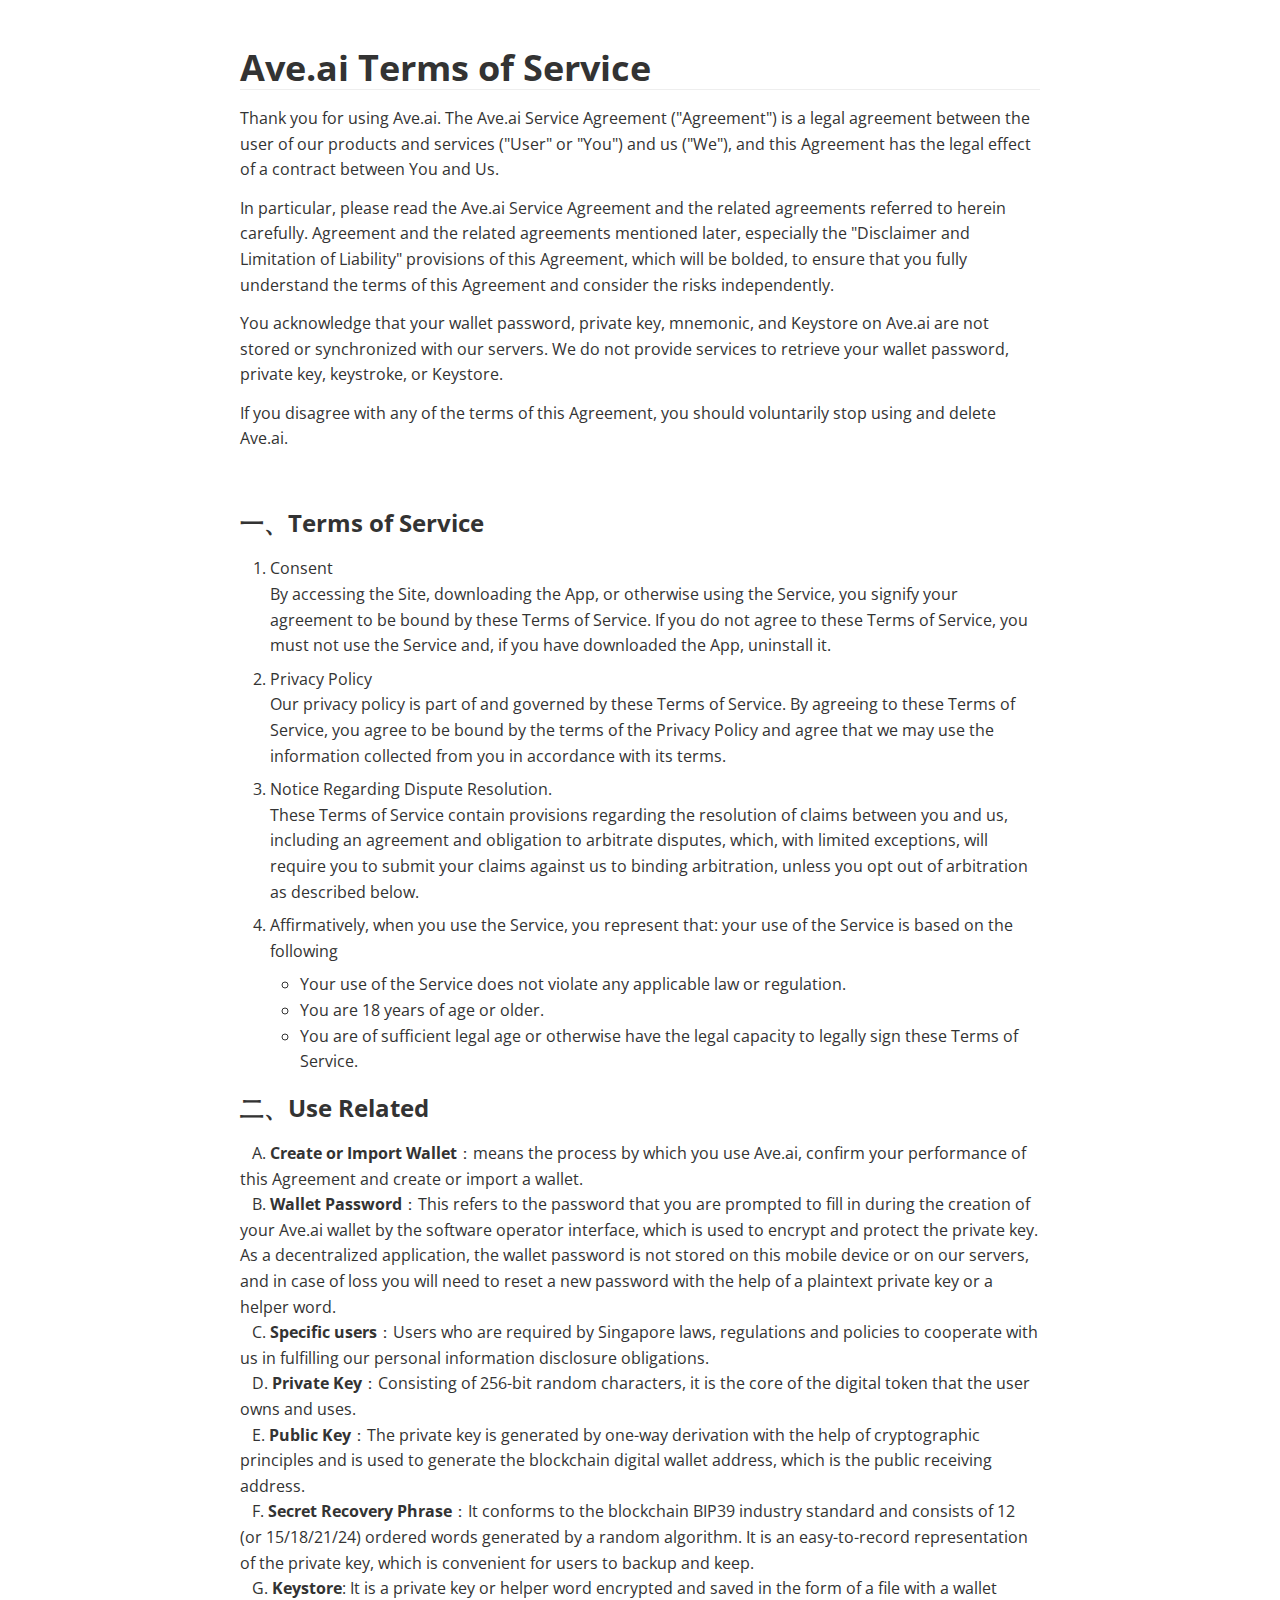
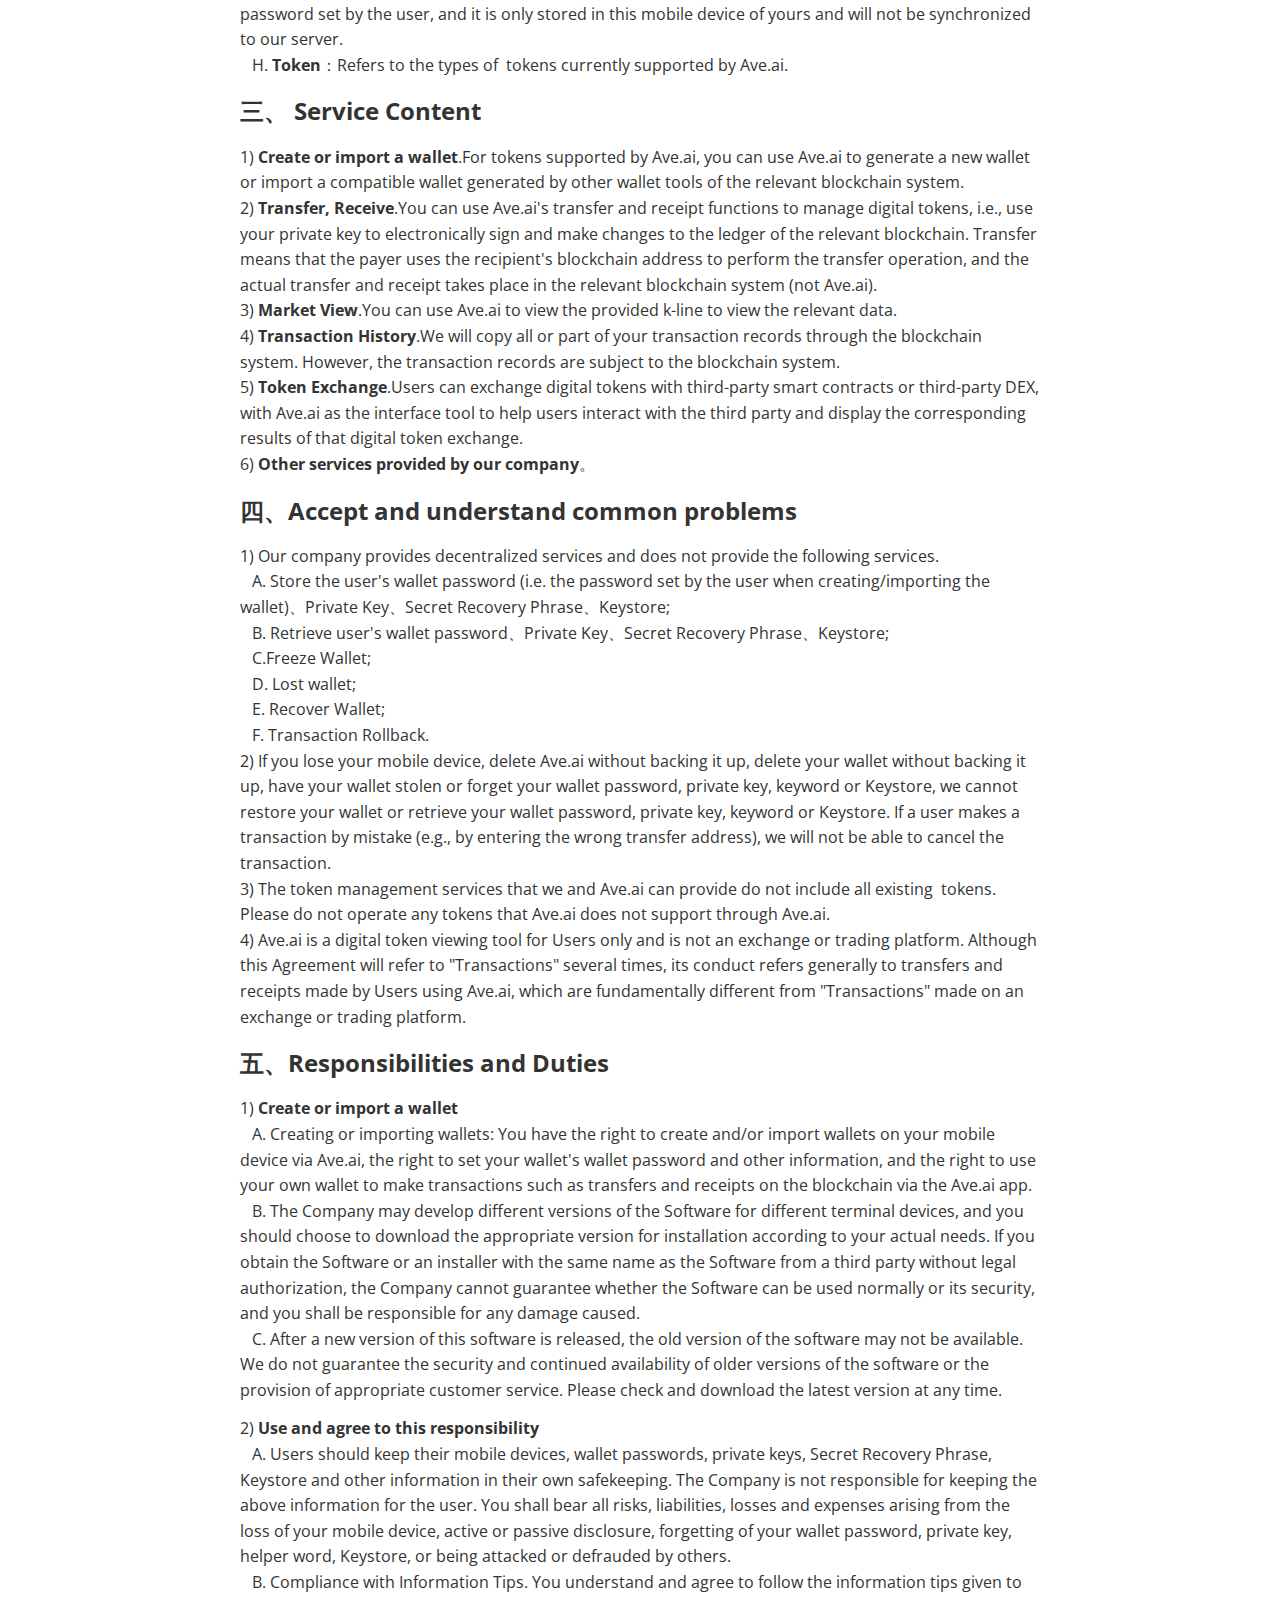
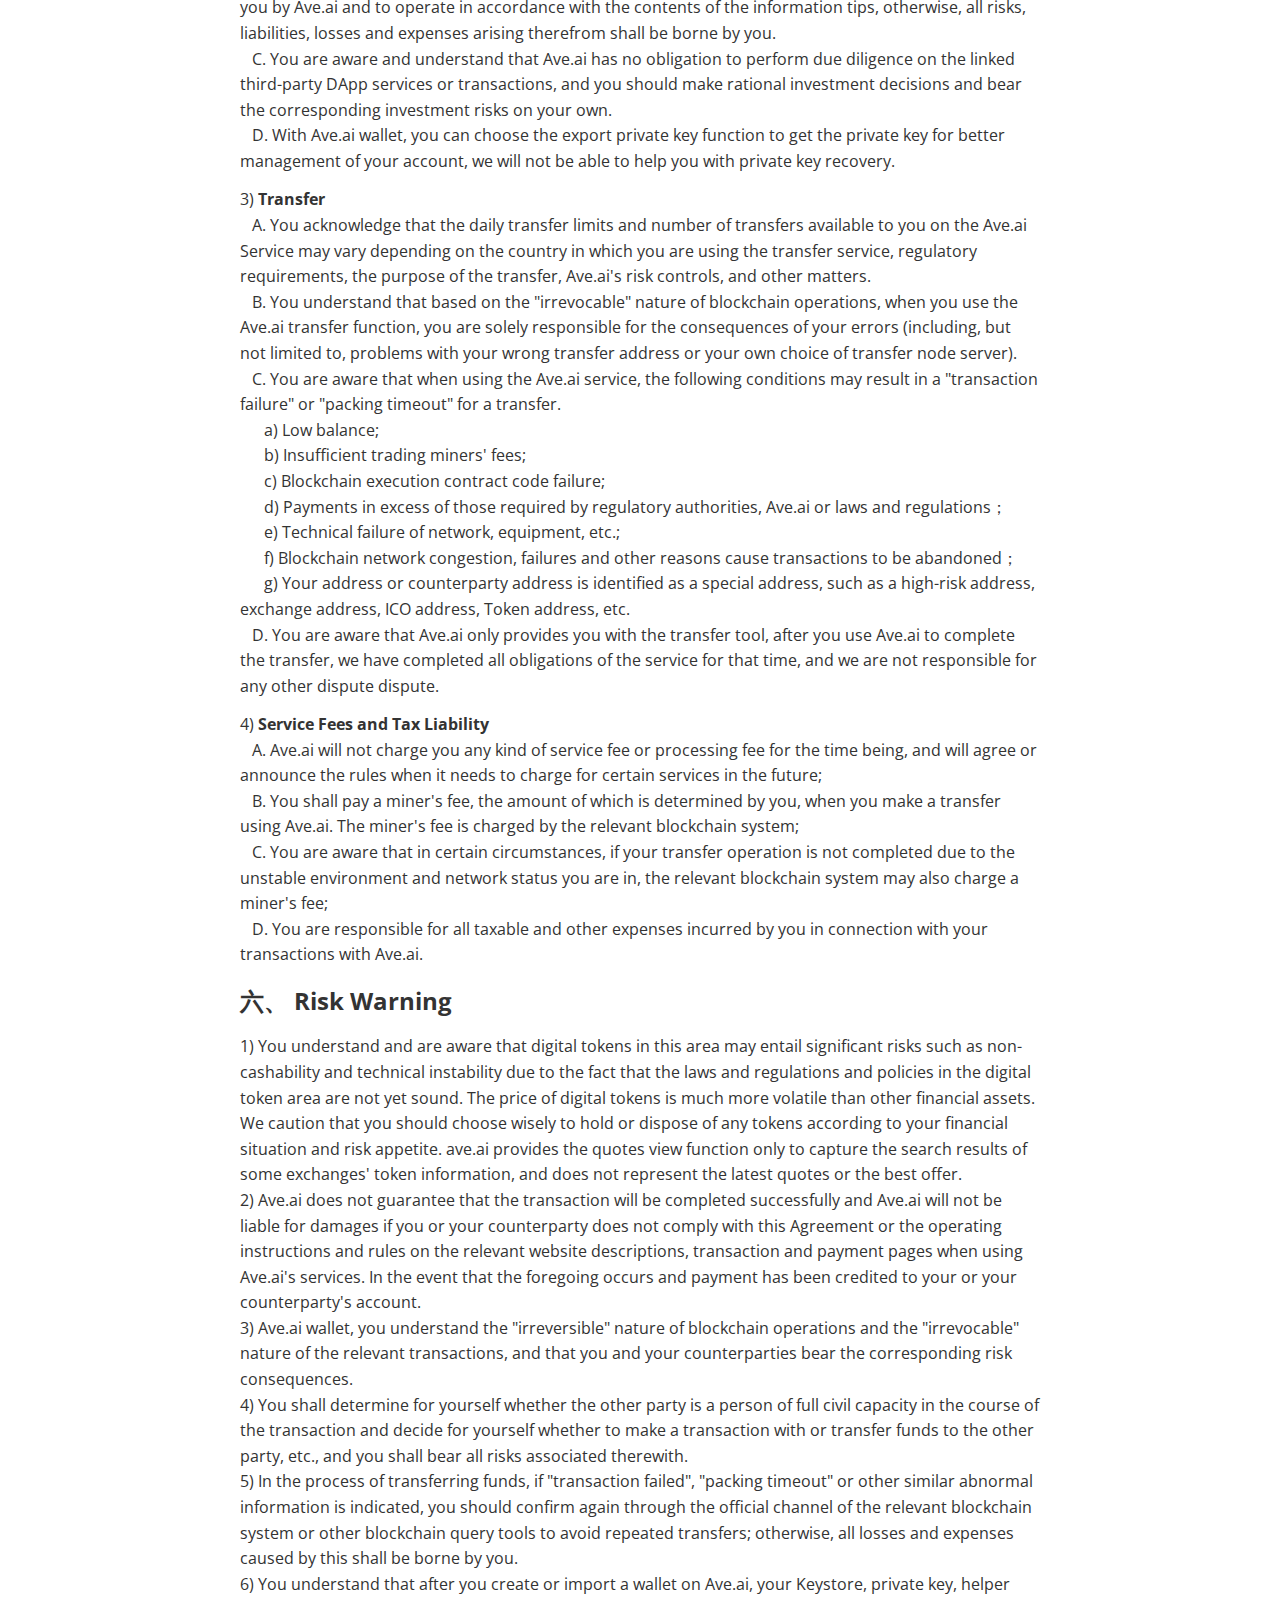
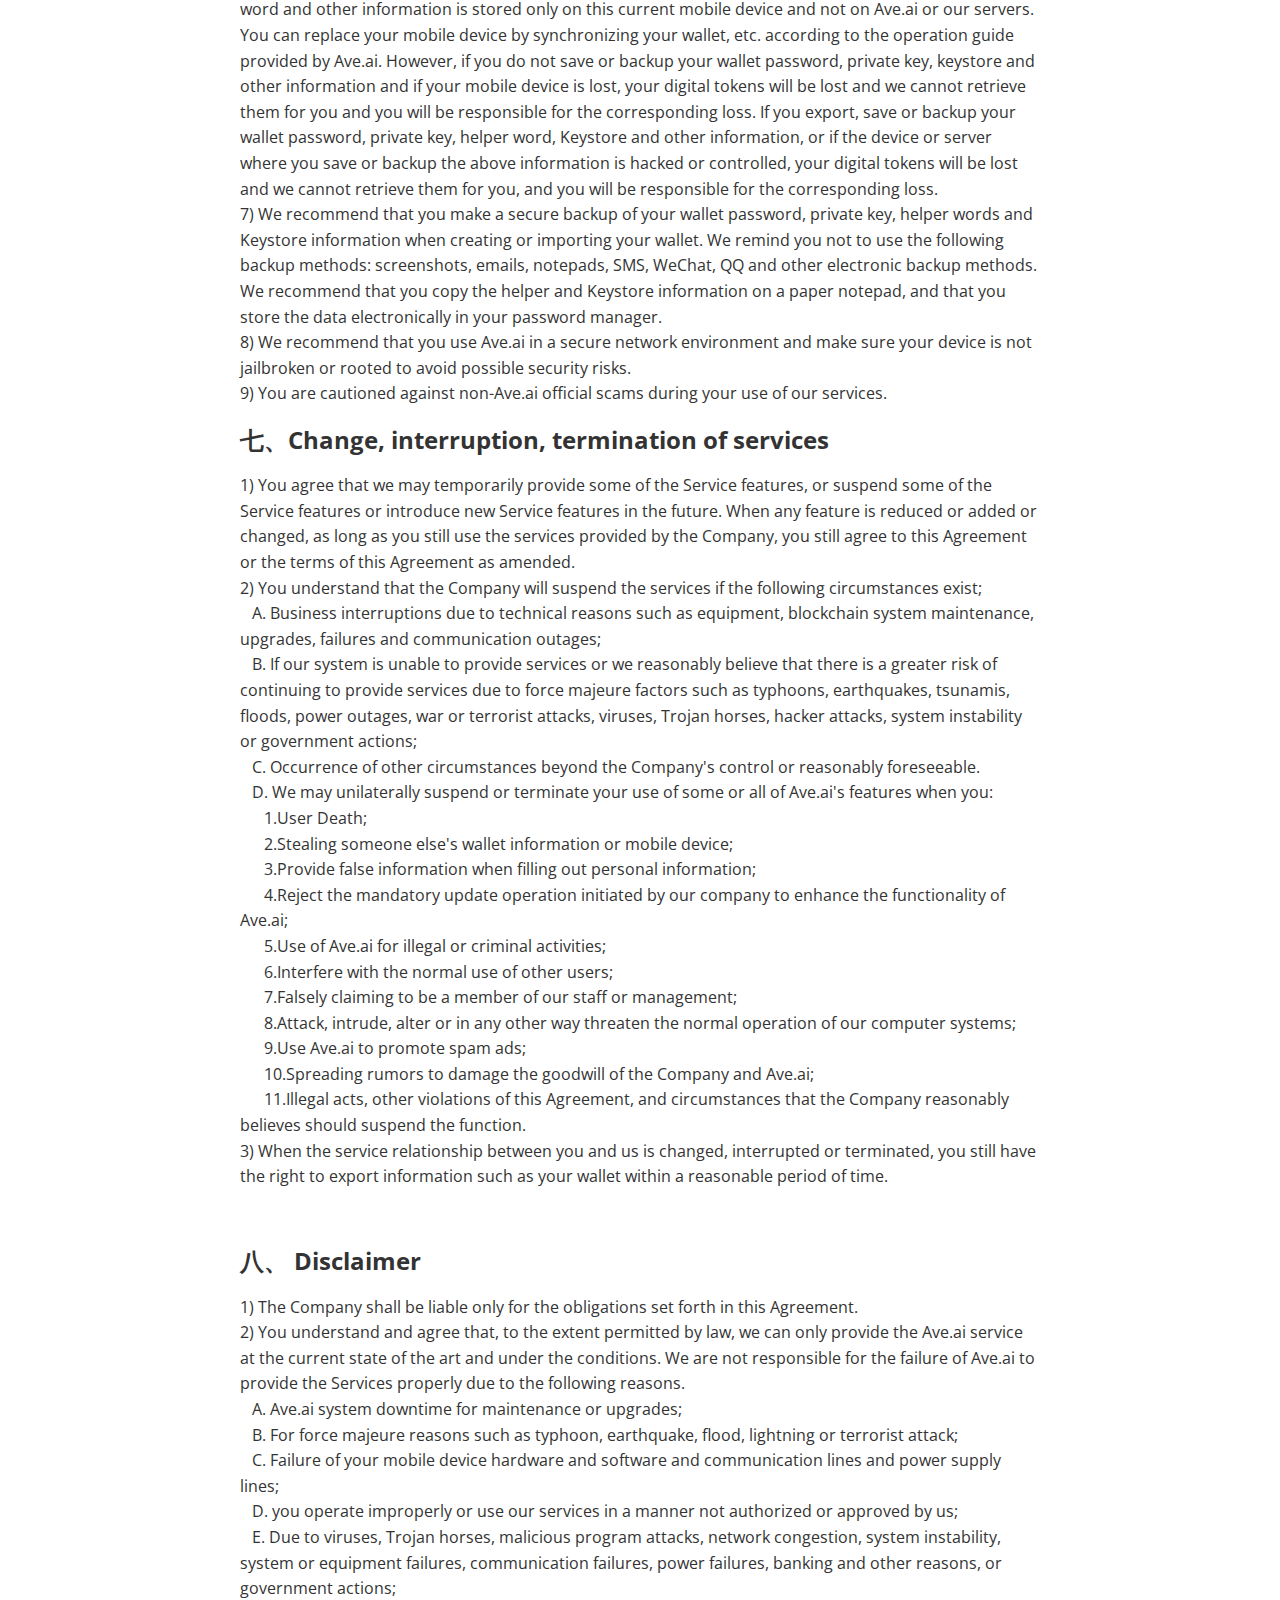
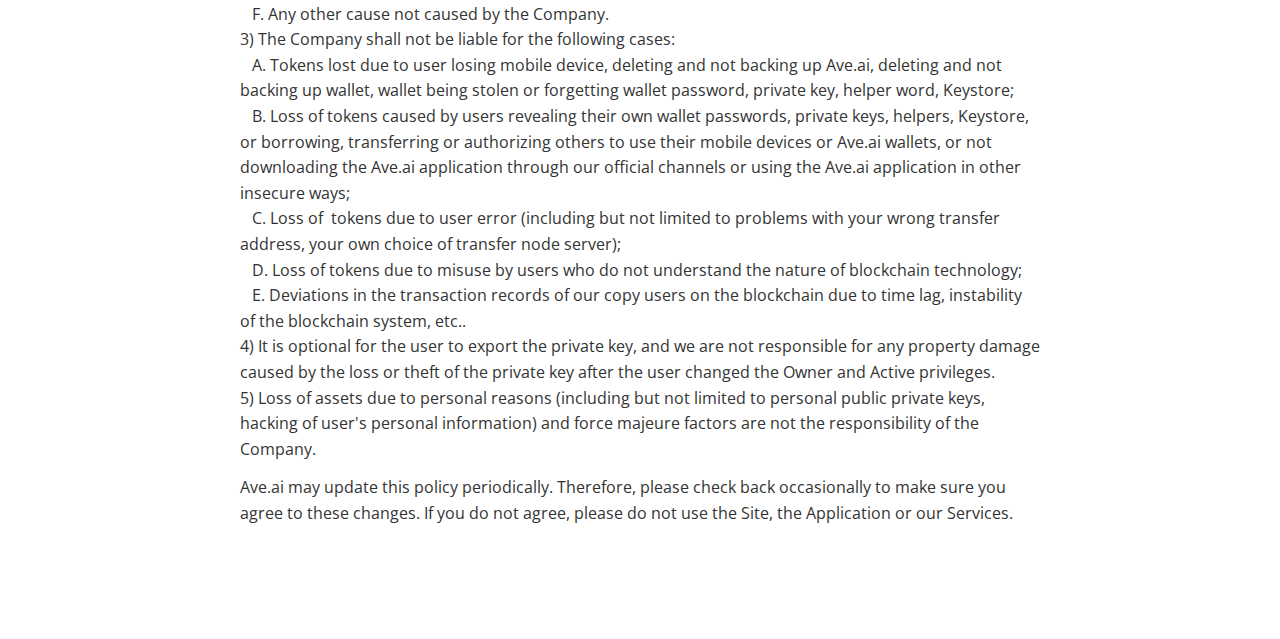
<file: terms-of-service.html>
<!doctype html>
<html>
<head>
<meta charset='UTF-8'><meta name='viewport' content='width=device-width initial-scale=1'>
<title>Ave.ai Terms of Service</title><link href='https://fonts.loli.net/css?family=Open+Sans:400italic,700italic,700,400&subset=latin,latin-ext' rel='stylesheet' type='text/css' /><style type='text/css'>html {overflow-x: initial !important;}:root { --bg-color: #ffffff; --text-color: #333333; --select-text-bg-color: #B5D6FC; --select-text-font-color: auto; --monospace: "Lucida Console",Consolas,"Courier",monospace; --title-bar-height: 20px; }
.mac-os-11 { --title-bar-height: 28px; }
html { font-size: 14px; background-color: var(--bg-color); color: var(--text-color); font-family: "Helvetica Neue", Helvetica, Arial, sans-serif; -webkit-font-smoothing: antialiased; }
body { margin: 0px; padding: 0px; height: auto; bottom: 0px; top: 0px; left: 0px; right: 0px; font-size: 1rem; line-height: 1.42857143; overflow-x: hidden; background-image: inherit; background-size: inherit; background-attachment: inherit; background-origin: inherit; background-clip: inherit; background-color: inherit; tab-size: 4; background-position: inherit inherit; background-repeat: inherit inherit; }
iframe { margin: auto; }
a.url { word-break: break-all; }
a:active, a:hover { outline: 0px; }
.in-text-selection, ::selection { text-shadow: none; background: var(--select-text-bg-color); color: var(--select-text-font-color); }
#write { margin: 0px auto; height: auto; width: inherit; word-break: normal; word-wrap: break-word; position: relative; white-space: normal; overflow-x: visible; padding-top: 36px; }
#write.first-line-indent p { text-indent: 2em; }
#write.first-line-indent li p, #write.first-line-indent p * { text-indent: 0px; }
#write.first-line-indent li { margin-left: 2em; }
.for-image #write { padding-left: 8px; padding-right: 8px; }
body.typora-export { padding-left: 30px; padding-right: 30px; }
.typora-export .footnote-line, .typora-export li, .typora-export p { white-space: pre-wrap; }
.typora-export .task-list-item input { pointer-events: none; }
@media screen and (max-width: 500px) { 
  body.typora-export { padding-left: 0px; padding-right: 0px; }
  #write { padding-left: 20px; padding-right: 20px; }
  .CodeMirror-sizer { margin-left: 0px !important; }
  .CodeMirror-gutters { display: none !important; }
}
#write li > figure:last-child { margin-bottom: 0.5rem; }
#write ol, #write ul { position: relative; }
img { max-width: 100%; vertical-align: middle; image-orientation: from-image; }
button, input, select, textarea { color: inherit; font-family: inherit; font-size: inherit; font-style: inherit; font-variant-caps: inherit; font-weight: inherit; font-stretch: inherit; line-height: inherit; }
input[type="checkbox"], input[type="radio"] { line-height: normal; padding: 0px; }
*, ::after, ::before { box-sizing: border-box; }
#write h1, #write h2, #write h3, #write h4, #write h5, #write h6, #write p, #write pre { width: inherit; }
#write h1, #write h2, #write h3, #write h4, #write h5, #write h6, #write p { position: relative; }
p { line-height: inherit; }
h1, h2, h3, h4, h5, h6 { break-after: avoid-page; break-inside: avoid; orphans: 4; }
p { orphans: 4; }
h1 { font-size: 2rem; }
h2 { font-size: 1.8rem; }
h3 { font-size: 1.6rem; }
h4 { font-size: 1.4rem; }
h5 { font-size: 1.2rem; }
h6 { font-size: 1rem; }
.md-math-block, .md-rawblock, h1, h2, h3, h4, h5, h6, p { margin-top: 1rem; margin-bottom: 1rem; }
.hidden { display: none; }
.md-blockmeta { color: rgb(204, 204, 204); font-weight: 700; font-style: italic; }
a { cursor: pointer; }
sup.md-footnote { padding: 2px 4px; background-color: rgba(238, 238, 238, 0.7); color: rgb(85, 85, 85); border-top-left-radius: 4px; border-top-right-radius: 4px; border-bottom-right-radius: 4px; border-bottom-left-radius: 4px; cursor: pointer; }
sup.md-footnote a, sup.md-footnote a:hover { color: inherit; text-transform: inherit; text-decoration: inherit; }
#write input[type="checkbox"] { cursor: pointer; width: inherit; height: inherit; }
figure { overflow-x: auto; margin: 1.2em 0px; max-width: calc(100% + 16px); padding: 0px; }
figure > table { margin: 0px; }
tr { break-inside: avoid; break-after: auto; }
thead { display: table-header-group; }
table { border-collapse: collapse; border-spacing: 0px; width: 100%; overflow: auto; break-inside: auto; text-align: left; }
table.md-table td { min-width: 32px; }
.CodeMirror-gutters { border-right-width: 0px; background-color: inherit; }
.CodeMirror-linenumber { }
.CodeMirror { text-align: left; }
.CodeMirror-placeholder { opacity: 0.3; }
.CodeMirror pre { padding: 0px 4px; }
.CodeMirror-lines { padding: 0px; }
div.hr:focus { cursor: none; }
#write pre { white-space: pre-wrap; }
#write.fences-no-line-wrapping pre { white-space: pre; }
#write pre.ty-contain-cm { white-space: normal; }
.CodeMirror-gutters { margin-right: 4px; }
.md-fences { font-size: 0.9rem; display: block; break-inside: avoid; text-align: left; overflow: visible; white-space: pre; background-image: inherit; background-size: inherit; background-attachment: inherit; background-origin: inherit; background-clip: inherit; background-color: inherit; position: relative !important; background-position: inherit inherit; background-repeat: inherit inherit; }
.md-diagram-panel { width: 100%; margin-top: 10px; text-align: center; padding-top: 0px; padding-bottom: 8px; overflow-x: auto; }
#write .md-fences.mock-cm { white-space: pre-wrap; }
.md-fences.md-fences-with-lineno { padding-left: 0px; }
#write.fences-no-line-wrapping .md-fences.mock-cm { white-space: pre; overflow-x: auto; }
.md-fences.mock-cm.md-fences-with-lineno { padding-left: 8px; }
.CodeMirror-line, twitterwidget { break-inside: avoid; }
.footnotes { opacity: 0.8; font-size: 0.9rem; margin-top: 1em; margin-bottom: 1em; }
.footnotes + .footnotes { margin-top: 0px; }
.md-reset { margin: 0px; padding: 0px; border: 0px; outline: 0px; vertical-align: top; text-decoration: none; text-shadow: none; float: none; position: static; width: auto; height: auto; white-space: nowrap; cursor: inherit; line-height: normal; font-weight: 400; text-align: left; box-sizing: content-box; direction: ltr; background-position: 0px 0px; background-repeat: initial initial; }
li div { padding-top: 0px; }
blockquote { margin: 1rem 0px; }
li .mathjax-block, li p { margin: 0.5rem 0px; }
li blockquote { margin: 1rem 0px; }
li { margin: 0px; position: relative; }
blockquote > :last-child { margin-bottom: 0px; }
blockquote > :first-child, li > :first-child { margin-top: 0px; }
.footnotes-area { color: rgb(136, 136, 136); margin-top: 0.714rem; padding-bottom: 0.143rem; white-space: normal; }
#write .footnote-line { white-space: pre-wrap; }
@media print { 
  body, html { border: 1px solid transparent; height: 99%; break-after: avoid; break-before: avoid; font-variant-ligatures: no-common-ligatures; }
  #write { margin-top: 0px; padding-top: 0px; border-color: transparent !important; }
  .typora-export * { -webkit-print-color-adjust: exact; }
  .typora-export #write { break-after: avoid; }
  .typora-export #write::after { height: 0px; }
  .is-mac table { break-inside: avoid; }
}
.footnote-line { margin-top: 0.714em; font-size: 0.7em; }
a img, img a { cursor: pointer; }
pre.md-meta-block { font-size: 0.8rem; min-height: 0.8rem; white-space: pre-wrap; background-color: rgb(204, 204, 204); display: block; overflow-x: hidden; background-position: initial initial; background-repeat: initial initial; }
p > .md-image:only-child:not(.md-img-error) img, p > img:only-child { display: block; margin: auto; }
#write.first-line-indent p > .md-image:only-child:not(.md-img-error) img { left: -2em; position: relative; }
p > .md-image:only-child { display: inline-block; width: 100%; }
#write .MathJax_Display { margin: 0.8em 0px 0px; }
.md-math-block { width: 100%; }
.md-math-block:not(:empty)::after { display: none; }
.MathJax_ref { fill: currentcolor; }
[contenteditable="true"]:active, [contenteditable="true"]:focus, [contenteditable="false"]:active, [contenteditable="false"]:focus { outline: 0px; box-shadow: none; }
.md-task-list-item { position: relative; list-style-type: none; }
.task-list-item.md-task-list-item { padding-left: 0px; }
.md-task-list-item > input { position: absolute; top: 0px; left: 0px; margin-left: -1.2em; margin-top: calc(1em - 10px); border: none; }
.math { font-size: 1rem; }
.md-toc { min-height: 3.58rem; position: relative; font-size: 0.9rem; border-top-left-radius: 10px; border-top-right-radius: 10px; border-bottom-right-radius: 10px; border-bottom-left-radius: 10px; }
.md-toc-content { position: relative; margin-left: 0px; }
.md-toc-content::after, .md-toc::after { display: none; }
.md-toc-item { display: block; color: rgb(65, 131, 196); }
.md-toc-item a { text-decoration: none; }
.md-toc-inner:hover { text-decoration: underline; }
.md-toc-inner { display: inline-block; cursor: pointer; }
.md-toc-h1 .md-toc-inner { margin-left: 0px; font-weight: 700; }
.md-toc-h2 .md-toc-inner { margin-left: 2em; }
.md-toc-h3 .md-toc-inner { margin-left: 4em; }
.md-toc-h4 .md-toc-inner { margin-left: 6em; }
.md-toc-h5 .md-toc-inner { margin-left: 8em; }
.md-toc-h6 .md-toc-inner { margin-left: 10em; }
@media screen and (max-width: 48em) { 
  .md-toc-h3 .md-toc-inner { margin-left: 3.5em; }
  .md-toc-h4 .md-toc-inner { margin-left: 5em; }
  .md-toc-h5 .md-toc-inner { margin-left: 6.5em; }
  .md-toc-h6 .md-toc-inner { margin-left: 8em; }
}
a.md-toc-inner { font-size: inherit; font-style: inherit; font-weight: inherit; line-height: inherit; }
.footnote-line a:not(.reversefootnote) { color: inherit; }
.md-attr { display: none; }
.md-fn-count::after { content: "."; }
code, pre, samp, tt { font-family: var(--monospace); }
kbd { margin: 0px 0.1em; padding: 0.1em 0.6em; font-size: 0.8em; color: rgb(36, 39, 41); background-color: rgb(255, 255, 255); border: 1px solid rgb(173, 179, 185); border-top-left-radius: 3px; border-top-right-radius: 3px; border-bottom-right-radius: 3px; border-bottom-left-radius: 3px; box-shadow: rgba(12, 13, 14, 0.2) 0px 1px 0px, rgb(255, 255, 255) 0px 0px 0px 2px inset; white-space: nowrap; vertical-align: middle; background-position: initial initial; background-repeat: initial initial; }
.md-comment { color: rgb(162, 127, 3); opacity: 0.8; font-family: var(--monospace); }
code { text-align: left; }
a.md-print-anchor { white-space: pre !important; border: none !important; display: inline-block !important; position: absolute !important; width: 1px !important; right: 0px !important; outline: 0px !important; text-shadow: initial !important; background-position: 0px 0px !important; background-repeat: initial initial !important; }
.md-inline-math .MathJax_SVG .noError { display: none !important; }
.html-for-mac .inline-math-svg .MathJax_SVG { vertical-align: 0.2px; }
.md-math-block .MathJax_SVG_Display { text-align: center; margin: 0px; position: relative; text-indent: 0px; max-width: none; max-height: none; min-height: 0px; min-width: 100%; width: auto; overflow-y: hidden; display: block !important; }
.MathJax_SVG_Display, .md-inline-math .MathJax_SVG_Display { width: auto; margin: inherit; display: inline-block !important; }
.MathJax_SVG .MJX-monospace { font-family: var(--monospace); }
.MathJax_SVG .MJX-sans-serif { font-family: sans-serif; }
.MathJax_SVG { display: inline; font-style: normal; font-weight: 400; line-height: normal; zoom: 90%; text-indent: 0px; text-align: left; text-transform: none; letter-spacing: normal; word-spacing: normal; word-wrap: normal; white-space: nowrap; float: none; direction: ltr; max-width: none; max-height: none; min-width: 0px; min-height: 0px; border: 0px; padding: 0px; margin: 0px; }
.MathJax_SVG * { transition: none; }
.MathJax_SVG_Display svg { vertical-align: middle !important; margin-bottom: 0px !important; margin-top: 0px !important; }
.os-windows.monocolor-emoji .md-emoji { font-family: "Segoe UI Symbol", sans-serif; }
.md-diagram-panel > svg { max-width: 100%; }
[lang="flow"] svg, [lang="mermaid"] svg { max-width: 100%; height: auto; }
[lang="mermaid"] .node text { font-size: 1rem; }
table tr th { border-bottom-width: 0px; }
video { max-width: 100%; display: block; margin: 0px auto; }
iframe { max-width: 100%; width: 100%; border: none; }
.highlight td, .highlight tr { border: 0px; }
mark { background-color: rgb(255, 255, 0); color: rgb(0, 0, 0); background-position: initial initial; background-repeat: initial initial; }
.md-html-inline .md-plain, .md-html-inline strong, mark .md-inline-math, mark strong { color: inherit; }
mark .md-meta { color: rgb(0, 0, 0); opacity: 0.3 !important; }
@media print { 
  .typora-export h1, .typora-export h2, .typora-export h3, .typora-export h4, .typora-export h5, .typora-export h6 { break-inside: avoid; }
}
.md-diagram-panel .messageText { stroke: none !important; }
.md-diagram-panel .start-state { fill: var(--node-fill); }
.md-diagram-panel .edgeLabel rect { opacity: 1 !important; }
.md-require-zoom-fix foreignObject { font-size: var(--mermaid-font-zoom); }


:root {
    --side-bar-bg-color: #fafafa;
    --control-text-color: #777;
}

@include-when-export url(https://fonts.loli.net/css?family=Open+Sans:400italic,700italic,700,400&subset=latin,latin-ext);

/* open-sans-regular - latin-ext_latin */
  /* open-sans-italic - latin-ext_latin */
    /* open-sans-700 - latin-ext_latin */
    /* open-sans-700italic - latin-ext_latin */
  html {
    font-size: 16px;
}

body {
    font-family: "Open Sans","Clear Sans", "Helvetica Neue", Helvetica, Arial, sans-serif;
    color: rgb(51, 51, 51);
    line-height: 1.6;
}

#write {
    max-width: 860px;
  	margin: 0 auto;
  	padding: 30px;
    padding-bottom: 100px;
}

@media only screen and (min-width: 1400px) {
	#write {
		max-width: 1024px;
	}
}

@media only screen and (min-width: 1800px) {
	#write {
		max-width: 1200px;
	}
}

#write > ul:first-child,
#write > ol:first-child{
    margin-top: 30px;
}

a {
    color: #4183C4;
}
h1,
h2,
h3,
h4,
h5,
h6 {
    position: relative;
    margin-top: 1rem;
    margin-bottom: 1rem;
    font-weight: bold;
    line-height: 1.4;
    cursor: text;
}
h1:hover a.anchor,
h2:hover a.anchor,
h3:hover a.anchor,
h4:hover a.anchor,
h5:hover a.anchor,
h6:hover a.anchor {
    text-decoration: none;
}
h1 tt,
h1 code {
    font-size: inherit;
}
h2 tt,
h2 code {
    font-size: inherit;
}
h3 tt,
h3 code {
    font-size: inherit;
}
h4 tt,
h4 code {
    font-size: inherit;
}
h5 tt,
h5 code {
    font-size: inherit;
}
h6 tt,
h6 code {
    font-size: inherit;
}
h1 {
    font-size: 2.25em;
    line-height: 1.2;
    border-bottom: 1px solid #eee;
}
h2 {
    font-size: 1.75em;
    line-height: 1.225;
    border-bottom: 1px solid #eee;
}

/*@media print {
    .typora-export h1,
    .typora-export h2 {
        border-bottom: none;
        padding-bottom: initial;
    }

    .typora-export h1::after,
    .typora-export h2::after {
        content: "";
        display: block;
        height: 100px;
        margin-top: -96px;
        border-top: 1px solid #eee;
    }
}*/

h3 {
    font-size: 1.5em;
    line-height: 1.43;
}
h4 {
    font-size: 1.25em;
}
h5 {
    font-size: 1em;
}
h6 {
   font-size: 1em;
    color: #777;
}
p,
blockquote,
ul,
ol,
dl,
table{
    margin: 0.8em 0;
}
li>ol,
li>ul {
    margin: 0 0;
}
hr {
    height: 2px;
    padding: 0;
    margin: 16px 0;
    background-color: #e7e7e7;
    border: 0 none;
    overflow: hidden;
    box-sizing: content-box;
}

li p.first {
    display: inline-block;
}
ul,
ol {
    padding-left: 30px;
}
ul:first-child,
ol:first-child {
    margin-top: 0;
}
ul:last-child,
ol:last-child {
    margin-bottom: 0;
}
blockquote {
    border-left: 4px solid #dfe2e5;
    padding: 0 15px;
    color: #777777;
}
blockquote blockquote {
    padding-right: 0;
}
table {
    padding: 0;
    word-break: initial;
}
table tr {
    border-top: 1px solid #dfe2e5;
    margin: 0;
    padding: 0;
}
table tr:nth-child(2n),
thead {
    background-color: #f8f8f8;
}
table th {
    font-weight: bold;
    border: 1px solid #dfe2e5;
    border-bottom: 0;
    margin: 0;
    padding: 6px 13px;
}
table td {
    border: 1px solid #dfe2e5;
    margin: 0;
    padding: 6px 13px;
}
table th:first-child,
table td:first-child {
    margin-top: 0;
}
table th:last-child,
table td:last-child {
    margin-bottom: 0;
}

.CodeMirror-lines {
    padding-left: 4px;
}

.code-tooltip {
    box-shadow: 0 1px 1px 0 rgba(0,28,36,.3);
    border-top: 1px solid #eef2f2;
}

.md-fences,
code,
tt {
    border: 1px solid #e7eaed;
    background-color: #f8f8f8;
    border-radius: 3px;
    padding: 0;
    padding: 2px 4px 0px 4px;
    font-size: 0.9em;
}

code {
    background-color: #f3f4f4;
    padding: 0 2px 0 2px;
}

.md-fences {
    margin-bottom: 15px;
    margin-top: 15px;
    padding-top: 8px;
    padding-bottom: 6px;
}


.md-task-list-item > input {
  margin-left: -1.3em;
}

@media print {
    html {
        font-size: 13px;
    }
    table,
    pre {
        page-break-inside: avoid;
    }
    pre {
        word-wrap: break-word;
    }
}

.md-fences {
	background-color: #f8f8f8;
}
#write pre.md-meta-block {
	padding: 1rem;
    font-size: 85%;
    line-height: 1.45;
    background-color: #f7f7f7;
    border: 0;
    border-radius: 3px;
    color: #777777;
    margin-top: 0 !important;
}

.mathjax-block>.code-tooltip {
	bottom: .375rem;
}

.md-mathjax-midline {
    background: #fafafa;
}

#write>h3.md-focus:before{
	left: -1.5625rem;
	top: .375rem;
}
#write>h4.md-focus:before{
	left: -1.5625rem;
	top: .285714286rem;
}
#write>h5.md-focus:before{
	left: -1.5625rem;
	top: .285714286rem;
}
#write>h6.md-focus:before{
	left: -1.5625rem;
	top: .285714286rem;
}
.md-image>.md-meta {
    /*border: 1px solid #ddd;*/
    border-radius: 3px;
    padding: 2px 0px 0px 4px;
    font-size: 0.9em;
    color: inherit;
}

.md-tag {
    color: #a7a7a7;
    opacity: 1;
}

.md-toc { 
    margin-top:20px;
    padding-bottom:20px;
}

.sidebar-tabs {
    border-bottom: none;
}

#typora-quick-open {
    border: 1px solid #ddd;
    background-color: #f8f8f8;
}

#typora-quick-open-item {
    background-color: #FAFAFA;
    border-color: #FEFEFE #e5e5e5 #e5e5e5 #eee;
    border-style: solid;
    border-width: 1px;
}

/** focus mode */
.on-focus-mode blockquote {
    border-left-color: rgba(85, 85, 85, 0.12);
}

header, .context-menu, .megamenu-content, footer{
    font-family: "Segoe UI", "Arial", sans-serif;
}

.file-node-content:hover .file-node-icon,
.file-node-content:hover .file-node-open-state{
    visibility: visible;
}

.mac-seamless-mode #typora-sidebar {
    background-color: #fafafa;
    background-color: var(--side-bar-bg-color);
}

.md-lang {
    color: #b4654d;
}

.html-for-mac .context-menu {
    --item-hover-bg-color: #E6F0FE;
}

#md-notification .btn {
    border: 0;
}

.dropdown-menu .divider {
    border-color: #e5e5e5;
}

.ty-preferences .window-content {
    background-color: #fafafa;
}

.ty-preferences .nav-group-item.active {
    color: white;
    background: #999;
}

 :root {--mermaid-font-zoom:1em ;} 
</style>
</head>
<body class='typora-export'>
<div id='write'  class=''><h1><a name="aveai-terms-of-service" class="md-header-anchor"></a><span>Ave.ai Terms of Service</span></h1><p><span>Thank you for using Ave.ai. The Ave.ai Service Agreement (&quot;Agreement&quot;) is a legal agreement between the user of our products and services (&quot;User&quot; or &quot;You&quot;) and us (&quot;We&quot;), and this Agreement has the legal effect of a contract between You and Us. </span></p><p><span>In particular, please read the Ave.ai Service Agreement and the related agreements referred to herein carefully. Agreement and the related agreements mentioned later, especially the &quot;Disclaimer and Limitation of Liability&quot; provisions of this Agreement, which will be bolded, to ensure that you fully understand the terms of this Agreement and consider the risks independently.</span></p><p><span>You acknowledge that your wallet password, private key, mnemonic, and Keystore on Ave.ai are not stored or synchronized with our servers. We do not provide services to retrieve your wallet password, private key, keystroke, or Keystore. </span></p><p><span>If you disagree with any of the terms of this Agreement, you should voluntarily stop using and delete Ave.ai.</span></p><p>&nbsp;</p><h3><a name="一terms-of-service" class="md-header-anchor"></a><span>一、Terms of Service</span></h3><ol start='' ><li><p><span>Consent</span>
<span>By accessing the Site, downloading the App, or otherwise using the Service, you signify your agreement to be bound by these Terms of Service. If you do not agree to these Terms of Service, you must not use the Service and, if you have downloaded the App, uninstall it.</span></p></li><li><p><span>Privacy Policy</span>
<span>Our privacy policy is part of and governed by these Terms of Service. By agreeing to these Terms of Service, you agree to be bound by the terms of the Privacy Policy and agree that we may use the information collected from you in accordance with its terms.</span></p></li><li><p><span>Notice Regarding Dispute Resolution.</span>
<span>These Terms of Service contain provisions regarding the resolution of claims between you and us, including an agreement and obligation to arbitrate disputes, which, with limited exceptions, will require you to submit your claims against us to binding arbitration, unless you opt out of arbitration as described below.</span></p></li><li><p><span>Affirmatively, when you use the Service, you represent that: your use of the Service is based on the following</span></p><ul><li><span>Your use of the Service does not violate any applicable law or regulation.</span></li><li><span>You are 18 years of age or older.</span></li><li><span>You are of sufficient legal age or otherwise have the legal capacity to legally sign these Terms of Service.</span></li></ul></li></ol><h3><a name="二use-related" class="md-header-anchor"></a><span>二、Use Related</span></h3><p><span>   A. </span><strong><span>Create or Import Wallet</span></strong><span>：means the process by which you use Ave.ai, confirm your performance of this Agreement and create or import a wallet.</span>
<span>   B. </span><strong><span>Wallet Password</span></strong><span>：This refers to the password that you are prompted to fill in during the creation of your Ave.ai wallet by the software operator interface, which is used to encrypt and protect the private key. As a decentralized application, the wallet password is not stored on this mobile device or on our servers, and in case of loss you will need to reset a new password with the help of a plaintext private key or a helper word.</span>
<span>   C. </span><strong><span>Specific users</span></strong><span>：Users who are required by Singapore laws, regulations and policies to cooperate with us in fulfilling our personal information disclosure obligations.</span>
<span>   D. </span><strong><span>Private Key</span></strong><span>：Consisting of 256-bit random characters, it is the core of the digital token that the user owns and uses.</span>
<span>   E. </span><strong><span>Public Key</span></strong><span>：The private key is generated by one-way derivation with the help of cryptographic principles and is used to generate the blockchain digital wallet address, which is the public receiving address.</span>
<span>   F. </span><strong><span>Secret Recovery Phrase</span></strong><span>：It conforms to the blockchain BIP39 industry standard and consists of 12 (or 15/18/21/24) ordered words generated by a random algorithm. It is an easy-to-record representation of the private key, which is convenient for users to backup and keep.</span>
<span>   G. </span><strong><span>Keystore</span></strong><span>: It is a private key or helper word encrypted and saved in the form of a file with a wallet password set by the user, and it is only stored in this mobile device of yours and will not be synchronized to our server.</span>
<span>   H. </span><strong><span>Token</span></strong><span>：Refers to the types of  tokens currently supported by Ave.ai. </span></p><h3><a name="三-service-content" class="md-header-anchor"></a><span>三、 Service Content</span></h3><p><span>1) </span><strong><span>Create or import a wallet</span></strong><span>.For tokens supported by Ave.ai, you can use Ave.ai to generate a new wallet or import a compatible wallet generated by other wallet tools of the relevant blockchain system.</span>
<span>2) </span><strong><span>Transfer, Receive</span></strong><span>.You can use Ave.ai&#39;s transfer and receipt functions to manage digital tokens, i.e., use your private key to electronically sign and make changes to the ledger of the relevant blockchain. Transfer means that the payer uses the recipient&#39;s blockchain address to perform the transfer operation, and the actual transfer and receipt takes place in the relevant blockchain system (not Ave.ai).</span>
<span>3) </span><strong><span>Market View</span></strong><span>.You can use Ave.ai to view the provided k-line to view the relevant data.</span>
<span>4) </span><strong><span>Transaction History</span></strong><span>.We will copy all or part of your transaction records through the blockchain system. However, the transaction records are subject to the blockchain system.</span>
<span>5) </span><strong><span>Token Exchange</span></strong><span>.Users can exchange digital tokens with third-party smart contracts or third-party DEX, with Ave.ai as the interface tool to help users interact with the third party and display the corresponding results of that digital token exchange.</span>
<span>6) </span><strong><span>Other services provided by our company</span></strong><span>。</span></p><h3><a name="四accept-and-understand-common-problems" class="md-header-anchor"></a><span>四、Accept and understand common problems</span></h3><p><span>1) Our company provides decentralized services and does not provide the following services.</span>
<span>   A. Store the user&#39;s wallet password (i.e. the password set by the user when creating/importing the wallet)、Private Key、Secret Recovery Phrase、Keystore;</span>
<span>   B. Retrieve user&#39;s wallet password、Private Key、Secret Recovery Phrase、Keystore;</span>
<span>   C.Freeze Wallet;</span>
<span>   D. Lost wallet;</span>
<span>   E. Recover Wallet;</span>
<span>   F. Transaction Rollback.</span>
<span>2) If you lose your mobile device, delete Ave.ai without backing it up, delete your wallet without backing it up, have your wallet stolen or forget your wallet password, private key, keyword or Keystore, we cannot restore your wallet or retrieve your wallet password, private key, keyword or Keystore. If a user makes a transaction by mistake (e.g., by entering the wrong transfer address), we will not be able to cancel the transaction.</span>
<span>3) The token management services that we and Ave.ai can provide do not include all existing  tokens. Please do not operate any tokens that Ave.ai does not support through Ave.ai.</span>
<span>4) Ave.ai is a digital token viewing tool for Users only and is not an exchange or trading platform. Although this Agreement will refer to &quot;Transactions&quot; several times, its conduct refers generally to transfers and receipts made by Users using Ave.ai, which are fundamentally different from &quot;Transactions&quot; made on an exchange or trading platform.</span></p><h3><a name="五responsibilities-and-duties" class="md-header-anchor"></a><span>五、Responsibilities and Duties</span></h3><p><span>1) </span><strong><span>Create or import a wallet</span></strong>
<span>   A. Creating or importing wallets: You have the right to create and/or import wallets on your mobile device via Ave.ai, the right to set your wallet&#39;s wallet password and other information, and the right to use your own wallet to make transactions such as transfers and receipts on the blockchain via the Ave.ai app.</span>
<span>   B. The Company may develop different versions of the Software for different terminal devices, and you should choose to download the appropriate version for installation according to your actual needs. If you obtain the Software or an installer with the same name as the Software from a third party without legal authorization, the Company cannot guarantee whether the Software can be used normally or its security, and you shall be responsible for any damage caused.</span>
<span>   C. After a new version of this software is released, the old version of the software may not be available. We do not guarantee the security and continued availability of older versions of the software or the provision of appropriate customer service. Please check and download the latest version at any time.</span></p><p><span>2) </span><strong><span>Use and agree to this responsibility</span></strong>
<span>   A. Users should keep their mobile devices, wallet passwords, private keys, Secret Recovery Phrase, Keystore and other information in their own safekeeping. The Company is not responsible for keeping the above information for the user. You shall bear all risks, liabilities, losses and expenses arising from the loss of your mobile device, active or passive disclosure, forgetting of your wallet password, private key, helper word, Keystore, or being attacked or defrauded by others.</span>
<span>   B. Compliance with Information Tips. You understand and agree to follow the information tips given to you by Ave.ai and to operate in accordance with the contents of the information tips, otherwise, all risks, liabilities, losses and expenses arising therefrom shall be borne by you.</span>
<span>   C. You are aware and understand that Ave.ai has no obligation to perform due diligence on the linked third-party DApp services or transactions, and you should make rational investment decisions and bear the corresponding investment risks on your own.</span>
<span>   D. With Ave.ai wallet, you can choose the export private key function to get the private key for better management of your account, we will not be able to help you with private key recovery.</span></p><p><span>3) </span><strong><span>Transfer</span></strong>
<span>   A. You acknowledge that the daily transfer limits and number of transfers available to you on the Ave.ai Service may vary depending on the country in which you are using the transfer service, regulatory requirements, the purpose of the transfer, Ave.ai&#39;s risk controls, and other matters.</span>
<span>   B. You understand that based on the &quot;irrevocable&quot; nature of blockchain operations, when you use the Ave.ai transfer function, you are solely responsible for the consequences of your errors (including, but not limited to, problems with your wrong transfer address or your own choice of transfer node server).</span>
<span>   C. You are aware that when using the Ave.ai service, the following conditions may result in a &quot;transaction failure&quot; or &quot;packing timeout&quot; for a transfer.</span>
<span>      a) Low balance;</span>
<span>      b) Insufficient trading miners&#39; fees;</span>
<span>      c) Blockchain execution contract code failure;</span>
<span>      d) Payments in excess of those required by regulatory authorities, Ave.ai or laws and regulations；</span>
<span>      e) Technical failure of network, equipment, etc.;</span>
<span>      f) Blockchain network congestion, failures and other reasons cause transactions to be abandoned；</span>
<span>      g) Your address or counterparty address is identified as a special address, such as a high-risk address, exchange address, ICO address, Token address, etc.</span>
<span>   D. You are aware that Ave.ai only provides you with the transfer tool, after you use Ave.ai to complete the transfer, we have completed all obligations of the service for that time, and we are not responsible for any other dispute dispute.</span></p><p><span>4) </span><strong><span>Service Fees and Tax Liability</span></strong>
<span>   A. Ave.ai will not charge you any kind of service fee or processing fee for the time being, and will agree or announce the rules when it needs to charge for certain services in the future;</span>
<span>   B. You shall pay a miner&#39;s fee, the amount of which is determined by you, when you make a transfer using Ave.ai. The miner&#39;s fee is charged by the relevant blockchain system;</span>
<span>   C. You are aware that in certain circumstances, if your transfer operation is not completed due to the unstable environment and network status you are in, the relevant blockchain system may also charge a miner&#39;s fee;</span>
<span>   D. You are responsible for all taxable and other expenses incurred by you in connection with your transactions with Ave.ai.</span></p><h3><a name="六-risk-warning" class="md-header-anchor"></a><span>六、 Risk Warning</span></h3><p><span>1) You understand and are aware that digital tokens in this area may entail significant risks such as non-cashability and technical instability due to the fact that the laws and regulations and policies in the digital token area are not yet sound. The price of digital tokens is much more volatile than other financial assets. We caution that you should choose wisely to hold or dispose of any tokens according to your financial situation and risk appetite. ave.ai provides the quotes view function only to capture the search results of some exchanges&#39; token information, and does not represent the latest quotes or the best offer.</span>
<span>2) Ave.ai does not guarantee that the transaction will be completed successfully and Ave.ai will not be liable for damages if you or your counterparty does not comply with this Agreement or the operating instructions and rules on the relevant website descriptions, transaction and payment pages when using Ave.ai&#39;s services. In the event that the foregoing occurs and payment has been credited to your or your counterparty&#39;s account.</span>
<span>3) Ave.ai wallet, you understand the &quot;irreversible&quot; nature of blockchain operations and the &quot;irrevocable&quot; nature of the relevant transactions, and that you and your counterparties bear the corresponding risk consequences.</span>
<span>4) You shall determine for yourself whether the other party is a person of full civil capacity in the course of the transaction and decide for yourself whether to make a transaction with or transfer funds to the other party, etc., and you shall bear all risks associated therewith.</span>
<span>5) In the process of transferring funds, if &quot;transaction failed&quot;, &quot;packing timeout&quot; or other similar abnormal information is indicated, you should confirm again through the official channel of the relevant blockchain system or other blockchain query tools to avoid repeated transfers; otherwise, all losses and expenses caused by this shall be borne by you.</span>
<span>6) You understand that after you create or import a wallet on Ave.ai, your Keystore, private key, helper word and other information is stored only on this current mobile device and not on Ave.ai or our servers. You can replace your mobile device by synchronizing your wallet, etc. according to the operation guide provided by Ave.ai. However, if you do not save or backup your wallet password, private key, keystore and other information and if your mobile device is lost, your digital tokens will be lost and we cannot retrieve them for you and you will be responsible for the corresponding loss. If you export, save or backup your wallet password, private key, helper word, Keystore and other information, or if the device or server where you save or backup the above information is hacked or controlled, your digital tokens will be lost and we cannot retrieve them for you, and you will be responsible for the corresponding loss.</span>
<span>7) We recommend that you make a secure backup of your wallet password, private key, helper words and Keystore information when creating or importing your wallet. We remind you not to use the following backup methods: screenshots, emails, notepads, SMS, WeChat, QQ and other electronic backup methods. We recommend that you copy the helper and Keystore information on a paper notepad, and that you store the data electronically in your password manager.</span>
<span>8) We recommend that you use Ave.ai in a secure network environment and make sure your device is not jailbroken or rooted to avoid possible security risks.</span>
<span>9) You are cautioned against non-Ave.ai official scams during your use of our services.</span></p><h3><a name="七change-interruption-termination-of-services" class="md-header-anchor"></a><span>七、Change, interruption, termination of services</span></h3><p><span>1) You agree that we may temporarily provide some of the Service features, or suspend some of the Service features or introduce new Service features in the future. When any feature is reduced or added or changed, as long as you still use the services provided by the Company, you still agree to this Agreement or the terms of this Agreement as amended.</span>
<span>2) You understand that the Company will suspend the services if the following circumstances exist;</span>
<span>   A. Business interruptions due to technical reasons such as equipment, blockchain system maintenance, upgrades, failures and communication outages;</span>
<span>   B. If our system is unable to provide services or we reasonably believe that there is a greater risk of continuing to provide services due to force majeure factors such as typhoons, earthquakes, tsunamis, floods, power outages, war or terrorist attacks, viruses, Trojan horses, hacker attacks, system instability or government actions;</span>
<span>   C. Occurrence of other circumstances beyond the Company&#39;s control or reasonably foreseeable.</span>
<span>   D. We may unilaterally suspend or terminate your use of some or all of Ave.ai&#39;s features when you:</span>
<span>      1.User Death;</span>
<span>      2.Stealing someone else&#39;s wallet information or mobile device;</span>
<span>      3.Provide false information when filling out personal information;</span>
<span>      4.Reject the mandatory update operation initiated by our company to enhance the functionality of Ave.ai;</span>
<span>      5.Use of Ave.ai for illegal or criminal activities;</span>
<span>      6.Interfere with the normal use of other users;</span>
<span>      7.Falsely claiming to be a member of our staff or management;</span>
<span>      8.Attack, intrude, alter or in any other way threaten the normal operation of our computer systems;</span>
<span>      9.Use Ave.ai to promote spam ads;</span>
<span>      10.Spreading rumors to damage the goodwill of the Company and Ave.ai;</span>
<span>      11.Illegal acts, other violations of this Agreement, and circumstances that the Company reasonably believes should suspend the function.</span>
<span>3) When the service relationship between you and us is changed, interrupted or terminated, you still have the right to export information such as your wallet within a reasonable period of time.</span></p><p>&nbsp;</p><h3><a name="八-disclaimer" class="md-header-anchor"></a><span>八、 Disclaimer</span></h3><p><span>1) The Company shall be liable only for the obligations set forth in this Agreement.</span>
<span>2) You understand and agree that, to the extent permitted by law, we can only provide the Ave.ai service at the current state of the art and under the conditions. We are not responsible for the failure of Ave.ai to provide the Services properly due to the following reasons.</span>
<span>   A. Ave.ai system downtime for maintenance or upgrades;</span>
<span>   B. For force majeure reasons such as typhoon, earthquake, flood, lightning or terrorist attack;</span>
<span>   C. Failure of your mobile device hardware and software and communication lines and power supply lines;</span>
<span>   D. you operate improperly or use our services in a manner not authorized or approved by us;</span>
<span>   E. Due to viruses, Trojan horses, malicious program attacks, network congestion, system instability, system or equipment failures, communication failures, power failures, banking and other reasons, or government actions;</span>
<span>   F. Any other cause not caused by the Company.</span>
<span>3) The Company shall not be liable for the following cases:</span>
<span>   A. Tokens lost due to user losing mobile device, deleting and not backing up Ave.ai, deleting and not backing up wallet, wallet being stolen or forgetting wallet password, private key, helper word, Keystore;</span>
<span>   B. Loss of tokens caused by users revealing their own wallet passwords, private keys, helpers, Keystore, or borrowing, transferring or authorizing others to use their mobile devices or Ave.ai wallets, or not downloading the Ave.ai application through our official channels or using the Ave.ai application in other insecure ways;</span>
<span>   C. Loss of  tokens due to user error (including but not limited to problems with your wrong transfer address, your own choice of transfer node server);</span>
<span>   D. Loss of tokens due to misuse by users who do not understand the nature of blockchain technology;</span>
<span>   E. Deviations in the transaction records of our copy users on the blockchain due to time lag, instability of the blockchain system, etc..</span>
<span>4) It is optional for the user to export the private key, and we are not responsible for any property damage caused by the loss or theft of the private key after the user changed the Owner and Active privileges.</span>
<span>5) Loss of assets due to personal reasons (including but not limited to personal public private keys, hacking of user&#39;s personal information) and force majeure factors are not the responsibility of the Company.</span></p><p><span>Ave.ai may update this policy periodically. Therefore, please check back occasionally to make sure you agree to these changes. If you do not agree, please do not use the Site, the Application or our Services.</span></p></div>
</body>
</html>
</file>
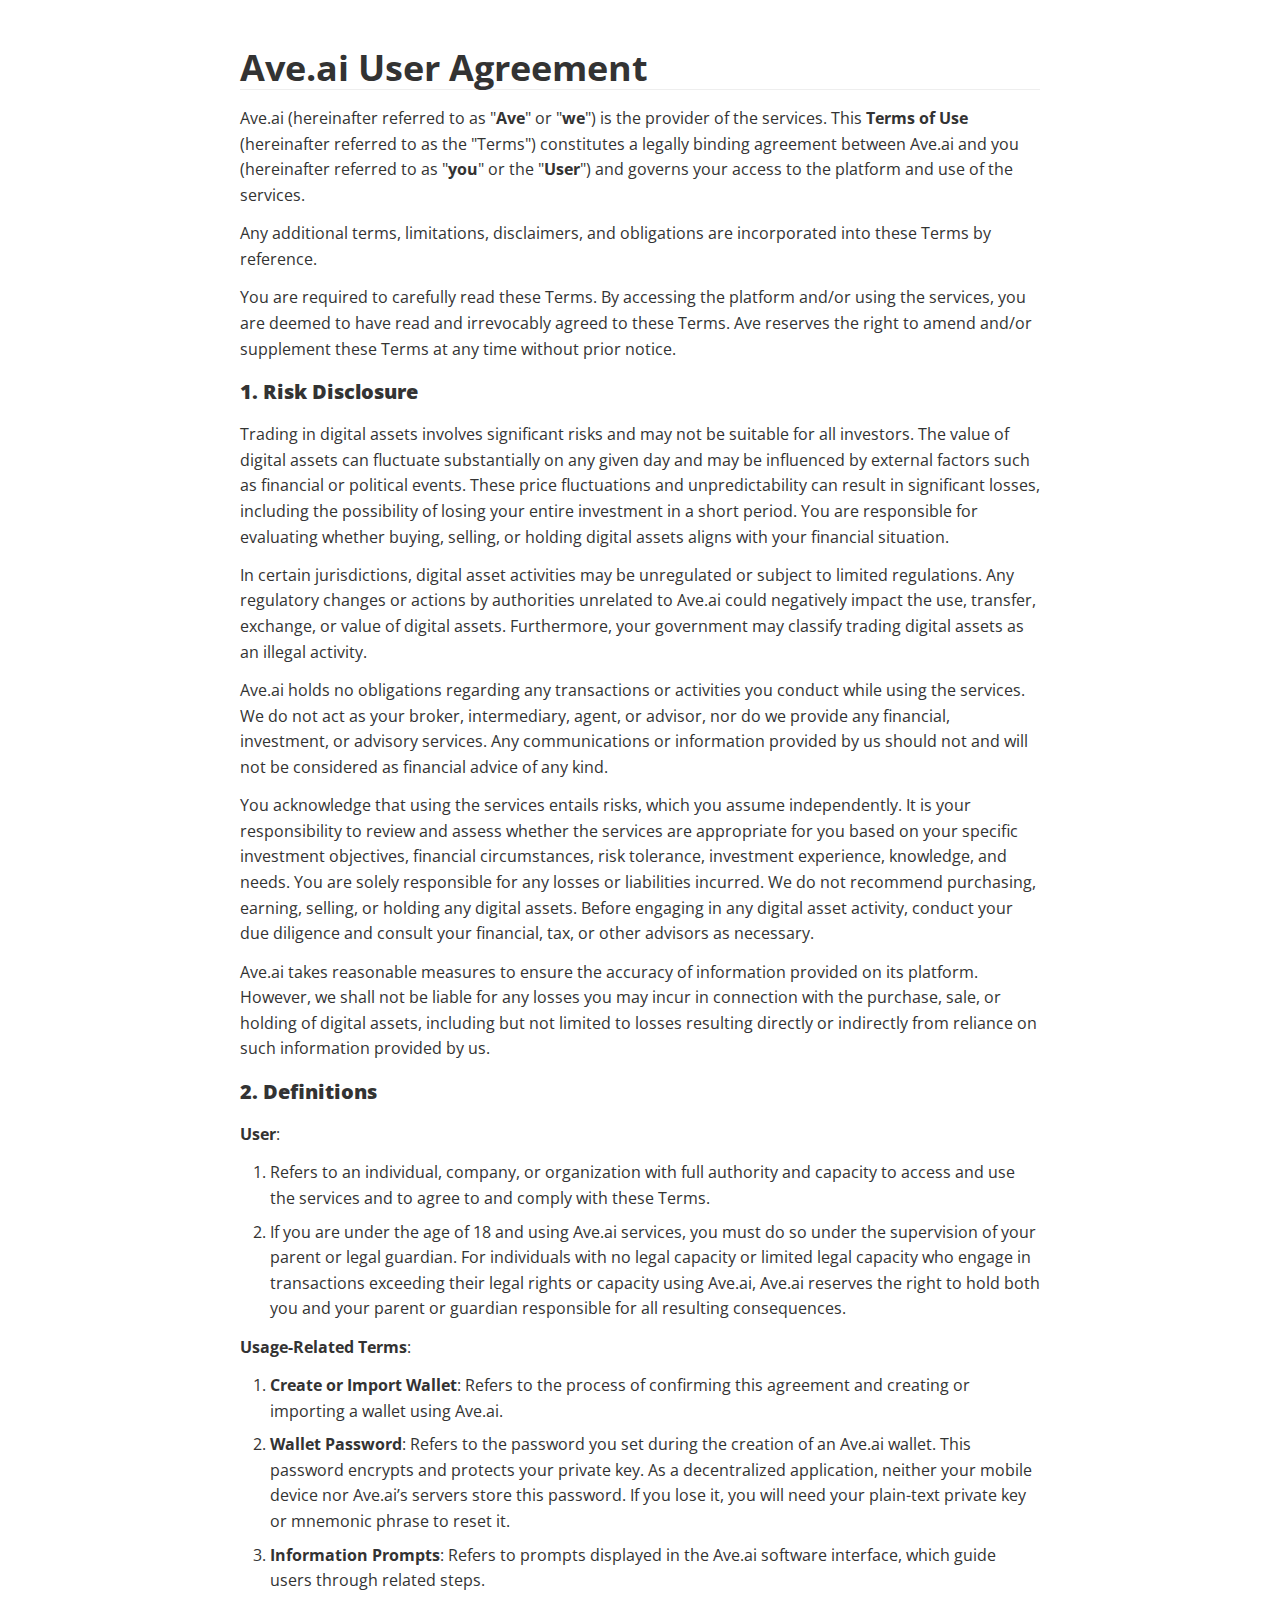
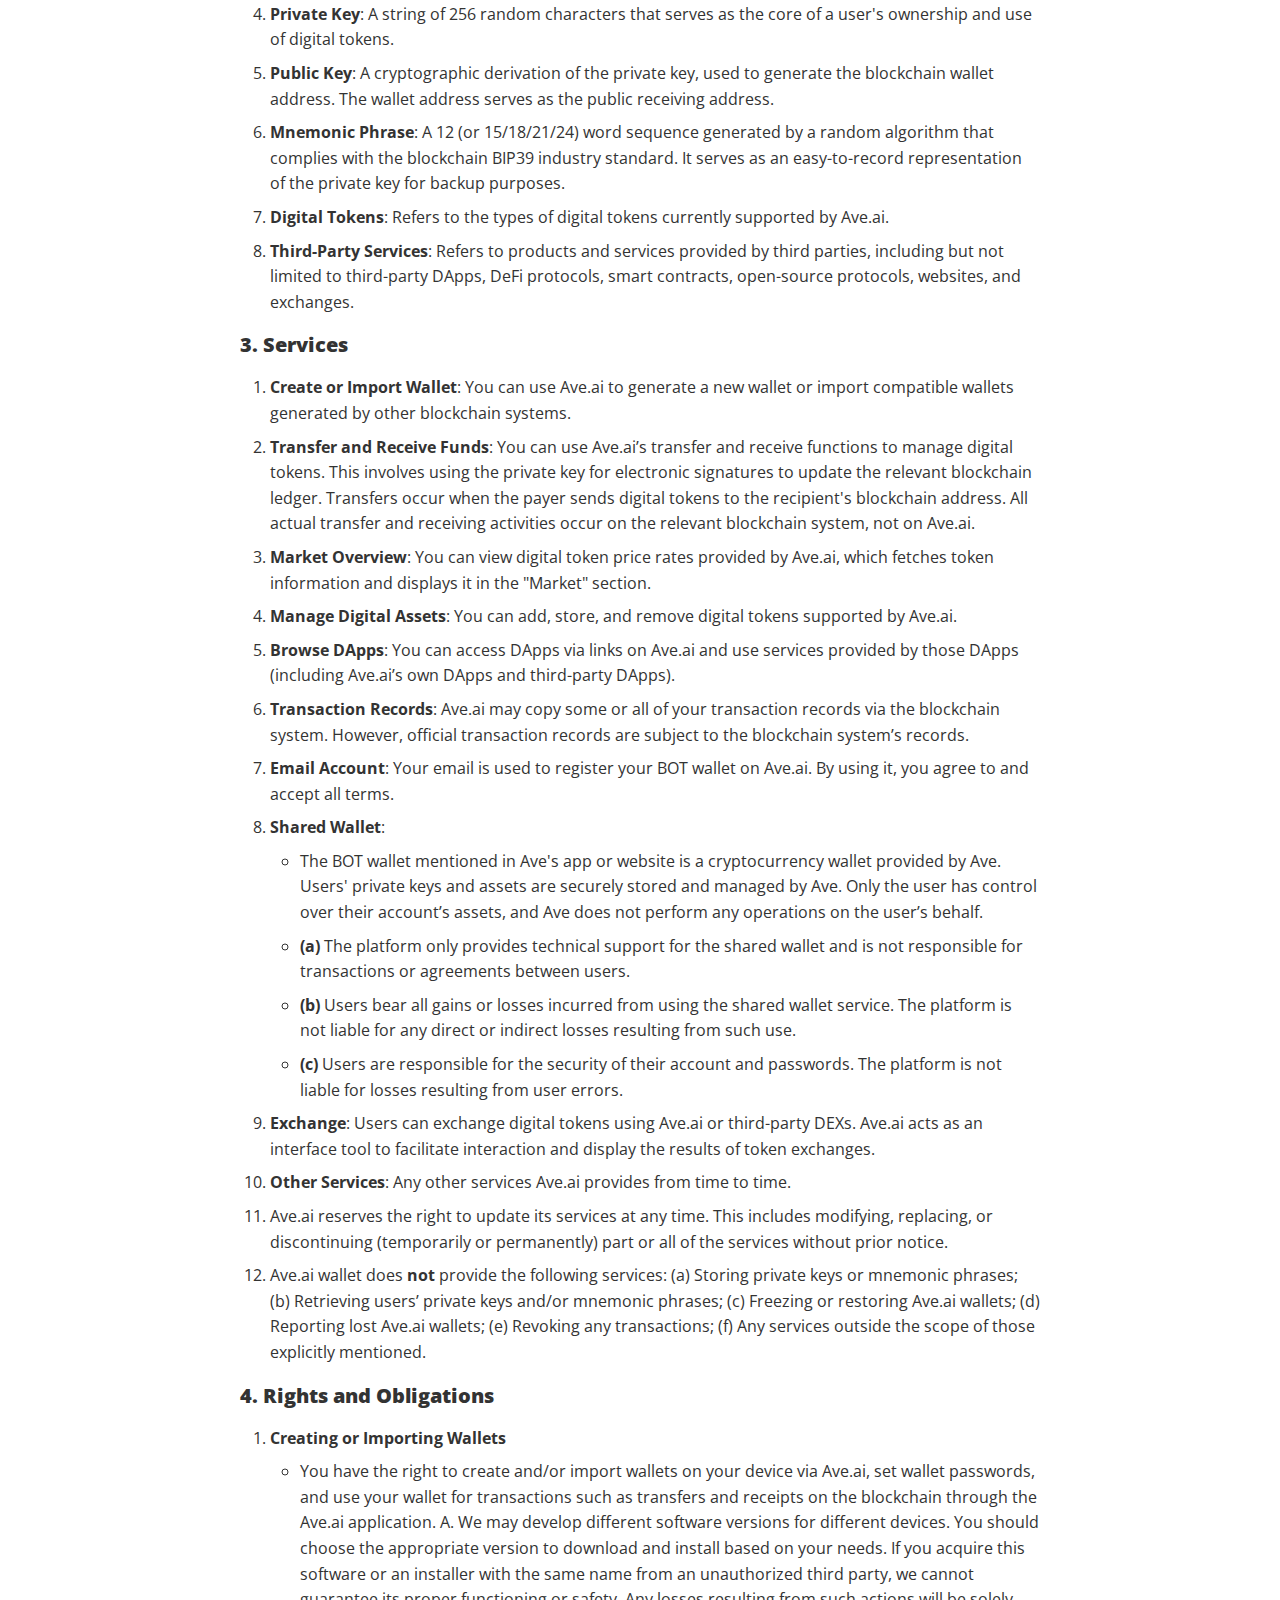
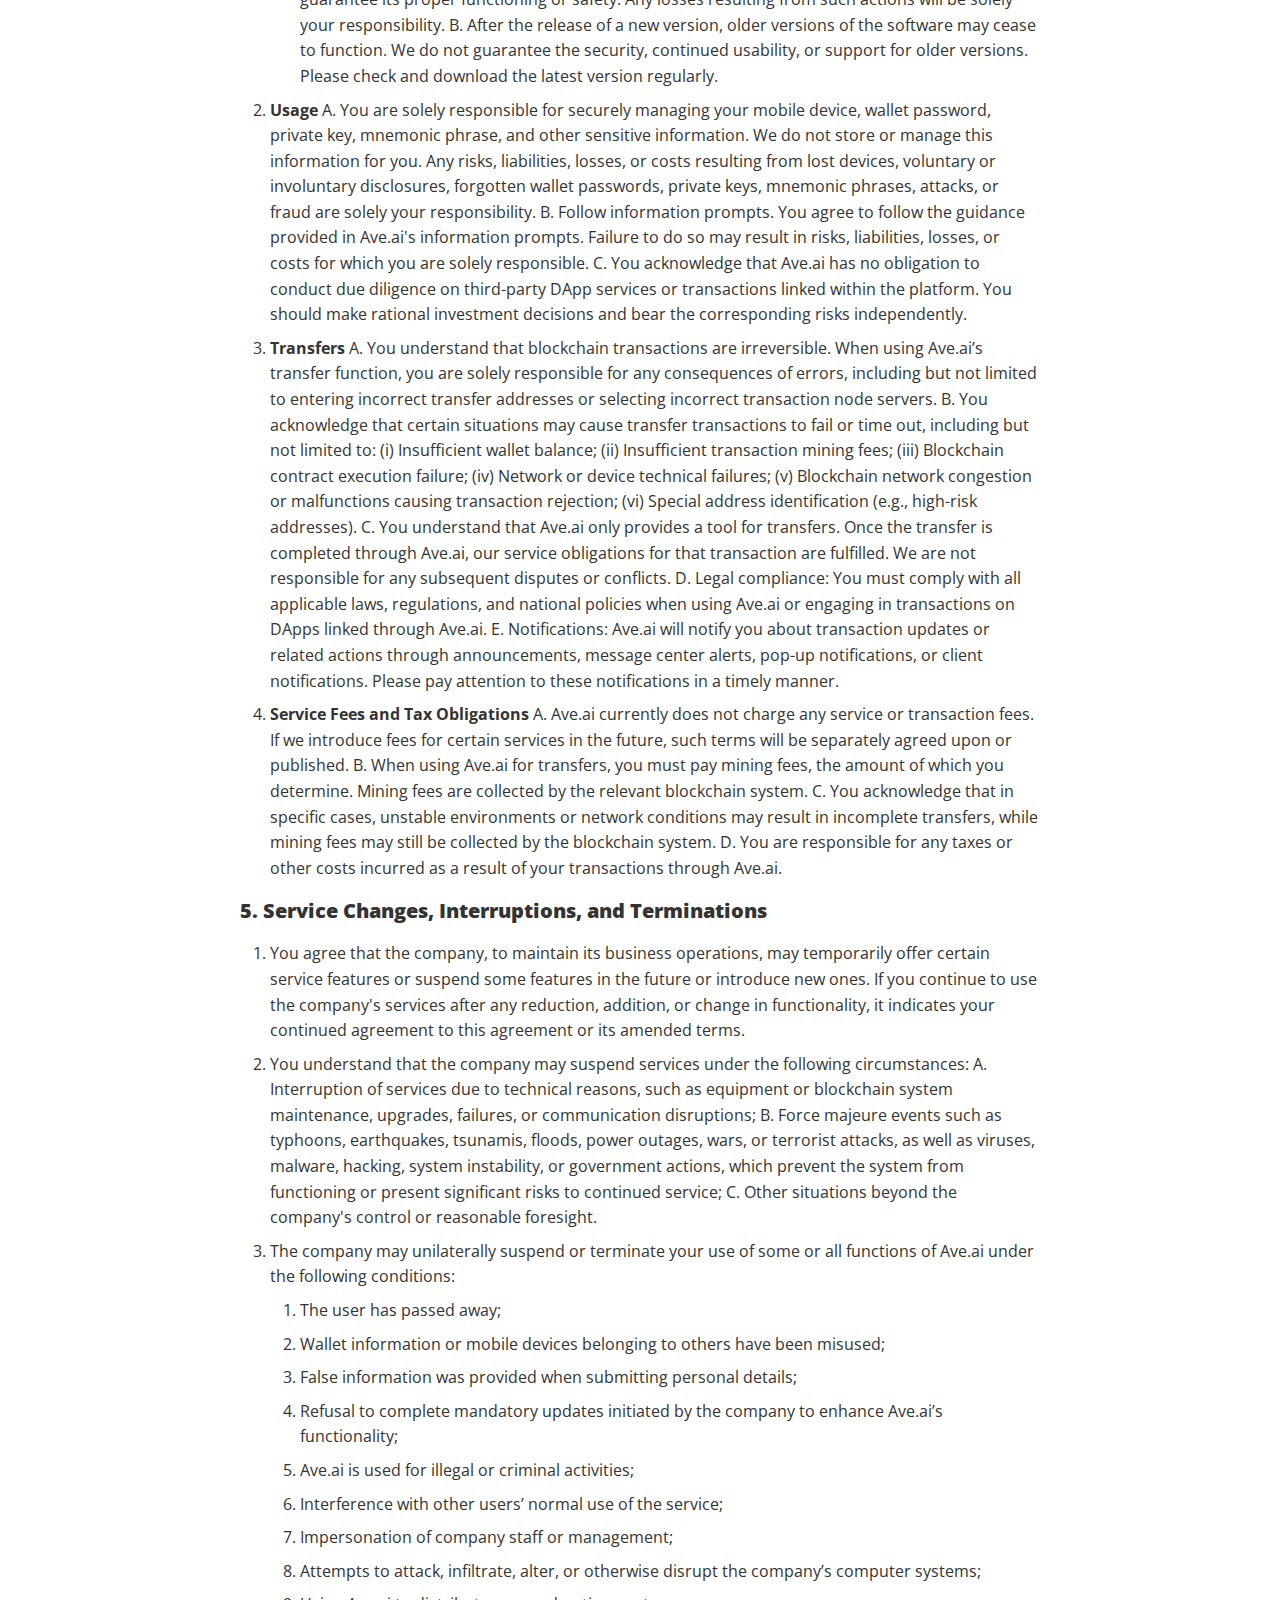
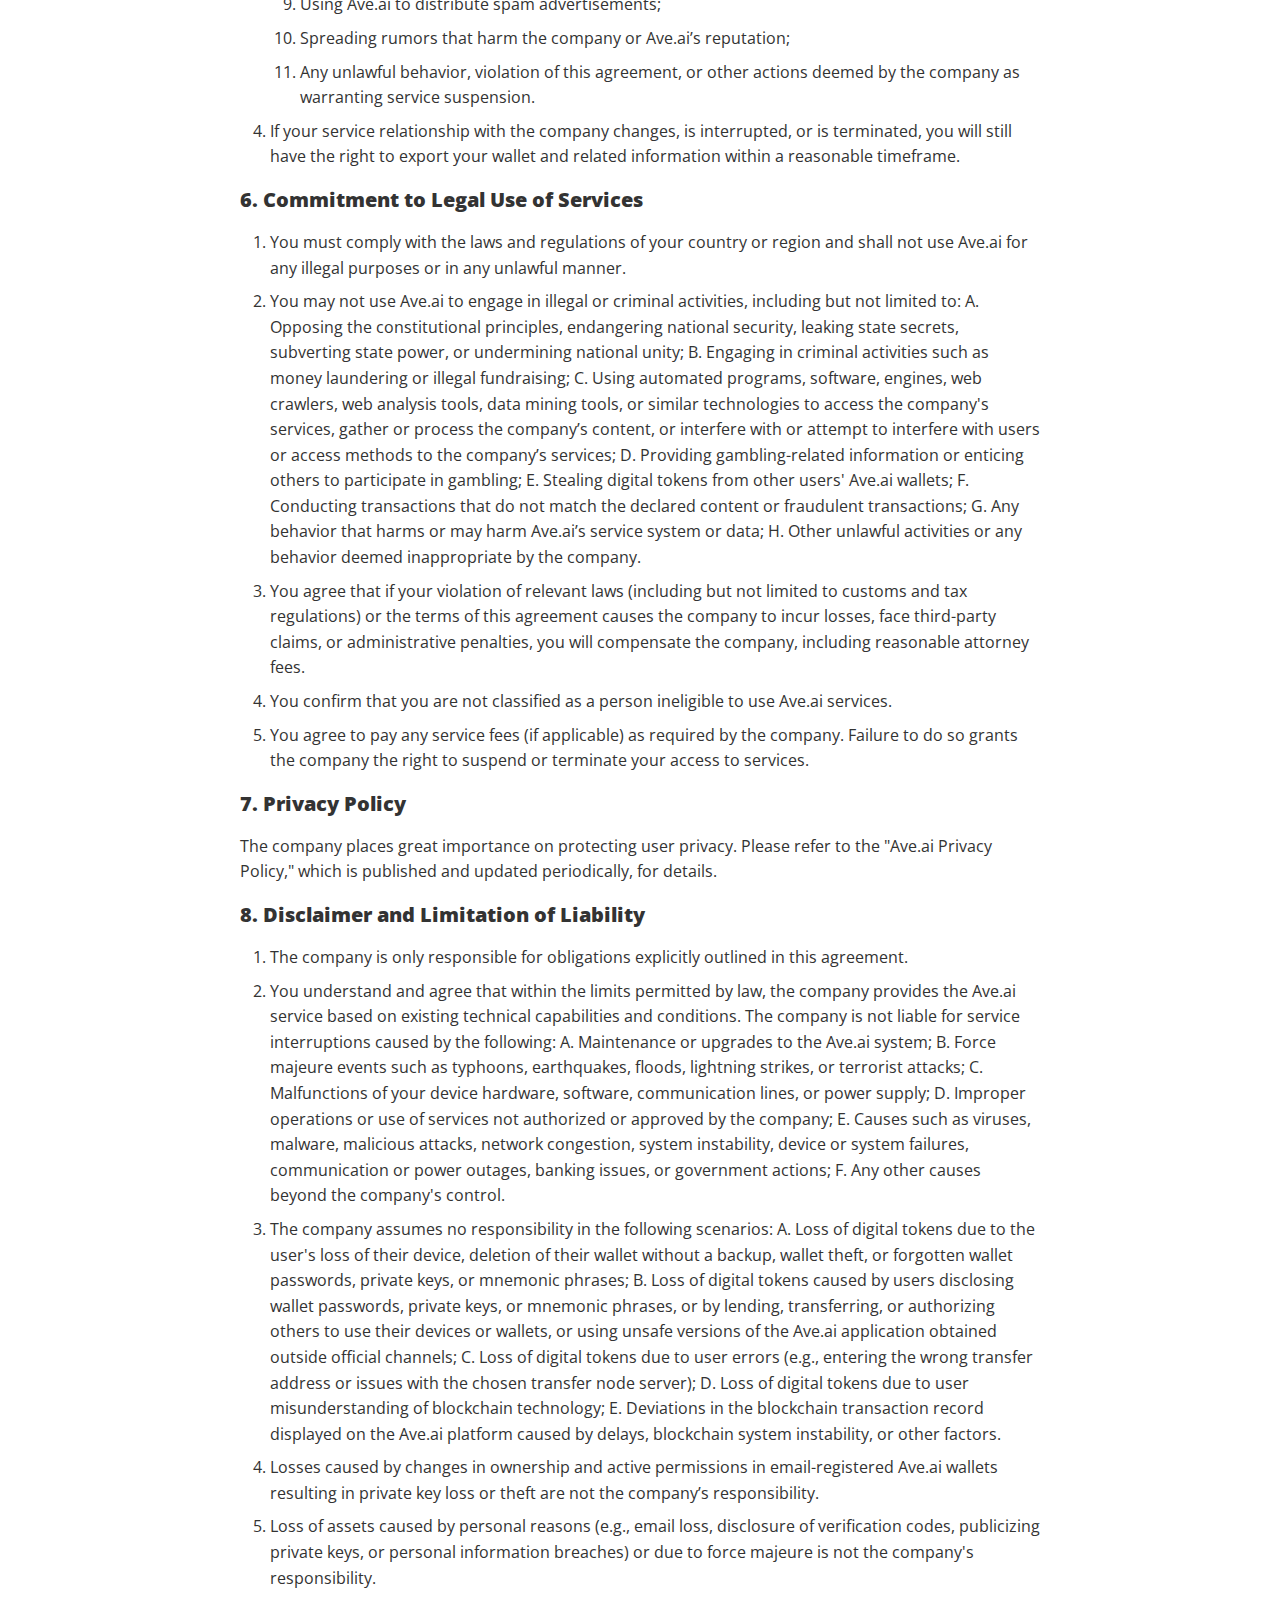
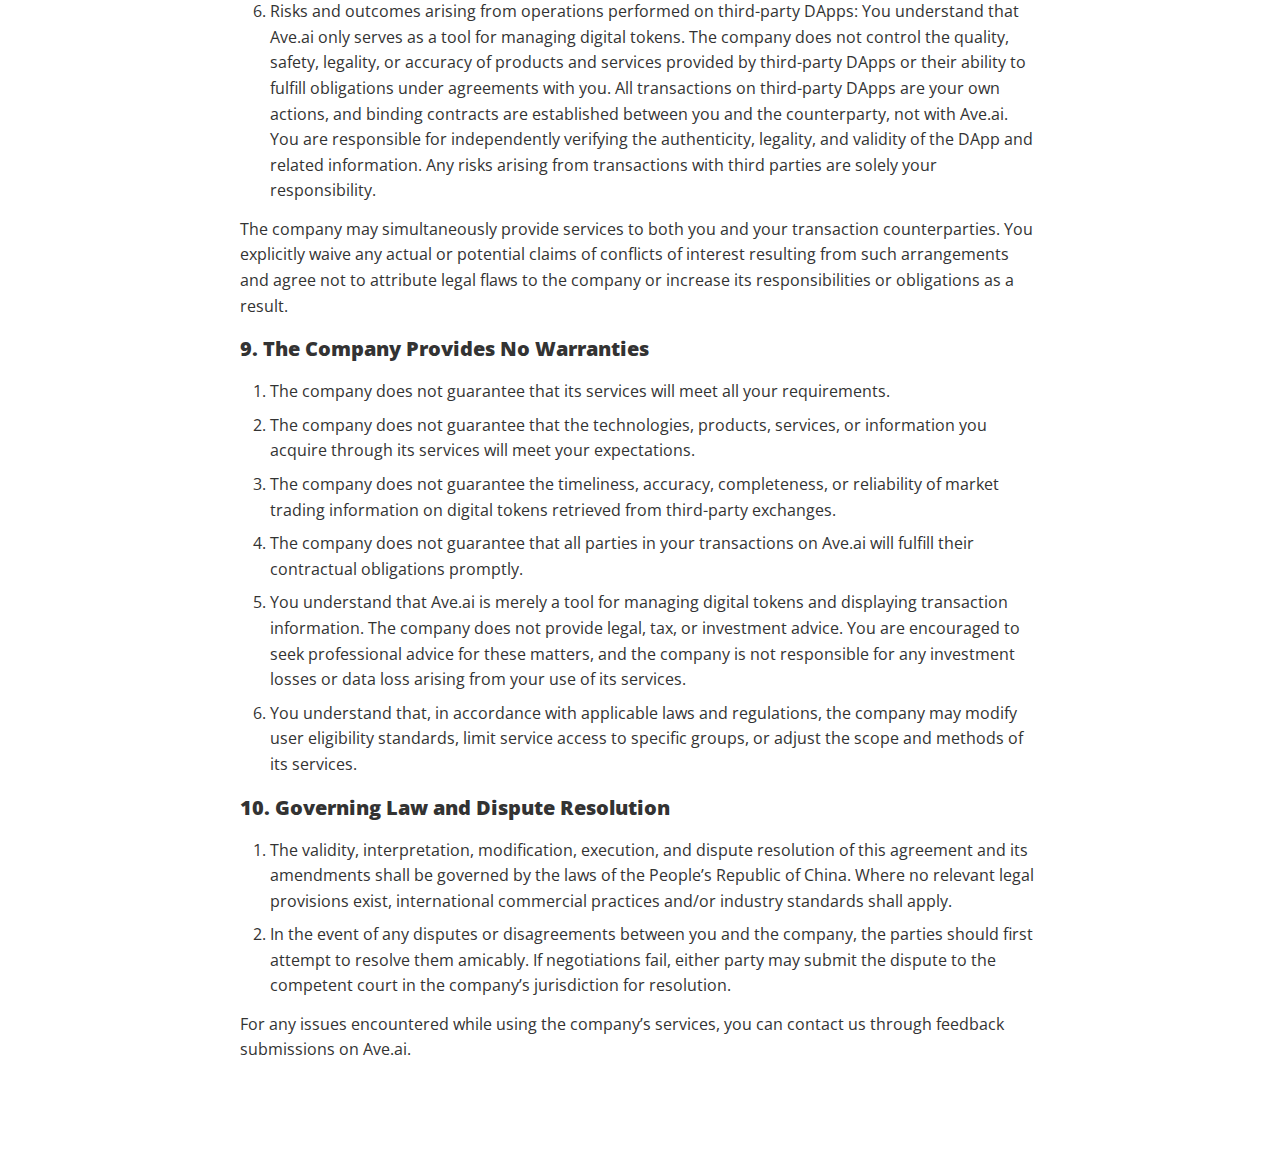
<file: user_agreement.html>
<!doctype html>
<html>
<head>
<meta charset='UTF-8'><meta name='viewport' content='width=device-width initial-scale=1'>
<title>Ave.ai User Agreement</title>

<link href='https://fonts.googleapis.com/css?family=Open+Sans:400italic,700italic,700,400&subset=latin,latin-ext' rel='stylesheet' type='text/css' /><style type='text/css'>html {overflow-x: initial !important;}:root { --bg-color: #ffffff; --text-color: #333333; --select-text-bg-color: #B5D6FC; --select-text-font-color: auto; --monospace: "Lucida Console",Consolas,"Courier",monospace; --title-bar-height: 20px; }
.mac-os-11 { --title-bar-height: 28px; }
html { font-size: 14px; background-color: var(--bg-color); color: var(--text-color); font-family: "Helvetica Neue", Helvetica, Arial, sans-serif; -webkit-font-smoothing: antialiased; }
h1, h2, h3, h4, h5 { white-space: pre-wrap; }
body { margin: 0px; padding: 0px; height: auto; inset: 0px; font-size: 1rem; line-height: 1.428571; overflow-x: hidden; background: inherit; tab-size: 4; }
iframe { margin: auto; }
a.url { word-break: break-all; }
a:active, a:hover { outline: 0px; }
.in-text-selection, ::selection { text-shadow: none; background: var(--select-text-bg-color); color: var(--select-text-font-color); }
#write { margin: 0px auto; height: auto; width: inherit; word-break: normal; overflow-wrap: break-word; position: relative; white-space: normal; overflow-x: visible; padding-top: 36px; }
#write.first-line-indent p { text-indent: 2em; }
#write.first-line-indent li p, #write.first-line-indent p * { text-indent: 0px; }
#write.first-line-indent li { margin-left: 2em; }
.for-image #write { padding-left: 8px; padding-right: 8px; }
body.typora-export { padding-left: 30px; padding-right: 30px; }
.typora-export .footnote-line, .typora-export li, .typora-export p { white-space: pre-wrap; }
.typora-export .task-list-item input { pointer-events: none; }
@media screen and (max-width: 500px) {
  body.typora-export { padding-left: 0px; padding-right: 0px; }
  #write { padding-left: 20px; padding-right: 20px; }
}
#write li > figure:last-child { margin-bottom: 0.5rem; }
#write ol, #write ul { position: relative; }
img { max-width: 100%; vertical-align: middle; image-orientation: from-image; }
button, input, select, textarea { color: inherit; font-style: inherit; font-variant-caps: inherit; font-weight: inherit; font-stretch: inherit; font-size: inherit; line-height: inherit; font-family: inherit; font-size-adjust: inherit; font-kerning: inherit; font-variant-alternates: inherit; font-variant-ligatures: inherit; font-variant-numeric: inherit; font-variant-east-asian: inherit; font-variant-position: inherit; font-feature-settings: inherit; font-optical-sizing: inherit; font-variation-settings: inherit; }
input[type="checkbox"], input[type="radio"] { line-height: normal; padding: 0px; }
*, ::after, ::before { box-sizing: border-box; }
#write h1, #write h2, #write h3, #write h4, #write h5, #write h6, #write p, #write pre { width: inherit; }
#write h1, #write h2, #write h3, #write h4, #write h5, #write h6, #write p { position: relative; }
p { line-height: inherit; }
h1, h2, h3, h4, h5, h6 { break-after: avoid-page; break-inside: avoid; orphans: 4; }
p { orphans: 4; }
h1 { font-size: 2rem; }
h2 { font-size: 1.8rem; }
h3 { font-size: 1.6rem; }
h4 { font-size: 1.4rem; }
h5 { font-size: 1.2rem; }
h6 { font-size: 1rem; }
.md-math-block, .md-rawblock, h1, h2, h3, h4, h5, h6, p { margin-top: 1rem; margin-bottom: 1rem; }
.hidden { display: none; }
.md-blockmeta { color: rgb(204, 204, 204); font-weight: 700; font-style: italic; }
a { cursor: pointer; }
sup.md-footnote { padding: 2px 4px; background-color: rgba(238, 238, 238, 0.7); color: rgb(85, 85, 85); border-radius: 4px; cursor: pointer; }
sup.md-footnote a, sup.md-footnote a:hover { color: inherit; text-transform: inherit; text-decoration: inherit; }
#write input[type="checkbox"] { cursor: pointer; width: inherit; height: inherit; }
figure { overflow-x: auto; margin: 1.2em 0px; max-width: calc(100% + 16px); padding: 0px; }
figure > table { margin: 0px; }
thead, tr { break-inside: avoid; break-after: auto; }
thead { display: table-header-group; }
table { border-collapse: collapse; border-spacing: 0px; width: 100%; overflow: auto; break-inside: auto; text-align: left; }
table.md-table td { min-width: 32px; }
.CodeMirror-gutters { border-right-width: 0px; border-right-style: none; border-right-color: currentcolor; background-color: inherit; }
.CodeMirror-linenumber { -webkit-user-select: none; }
.CodeMirror { text-align: left; }
.CodeMirror-placeholder { opacity: 0.3; }
.CodeMirror pre { padding: 0px 4px; }
.CodeMirror-lines { padding: 0px; }
div.hr:focus { cursor: none; }
#write pre { white-space: pre-wrap; }
#write.fences-no-line-wrapping pre { white-space: pre; }
#write pre.ty-contain-cm { white-space: normal; }
.CodeMirror-gutters { margin-right: 4px; }
.md-fences { font-size: 0.9rem; display: block; break-inside: avoid; text-align: left; overflow: visible; white-space: pre; background: inherit; position: relative !important; }
.md-fences-adv-panel { width: 100%; margin-top: 10px; text-align: center; padding-top: 0px; padding-bottom: 8px; overflow-x: auto; }
#write .md-fences.mock-cm { white-space: pre-wrap; }
.md-fences.md-fences-with-lineno { padding-left: 0px; }
#write.fences-no-line-wrapping .md-fences.mock-cm { white-space: pre; overflow-x: auto; }
.md-fences.mock-cm.md-fences-with-lineno { padding-left: 8px; }
.CodeMirror-line, twitterwidget { break-inside: avoid; }
svg { break-inside: avoid; }
.footnotes { opacity: 0.8; font-size: 0.9rem; margin-top: 1em; margin-bottom: 1em; }
.footnotes + .footnotes { margin-top: 0px; }
.md-reset { margin: 0px; padding: 0px; border: 0px; outline: 0px; vertical-align: top; background: 0px 0px; text-decoration: none; text-shadow: none; float: none; position: static; width: auto; height: auto; white-space: nowrap; cursor: inherit; line-height: normal; font-weight: 400; text-align: left; box-sizing: content-box; direction: ltr; }
li div { padding-top: 0px; }
blockquote { margin: 1rem 0px; }
li .mathjax-block, li p { margin: 0.5rem 0px; }
li blockquote { margin: 1rem 0px; }
li { margin: 0px; position: relative; }
blockquote > :last-child { margin-bottom: 0px; }
blockquote > :first-child, li > :first-child { margin-top: 0px; }
.footnotes-area { color: rgb(136, 136, 136); margin-top: 0.714rem; padding-bottom: 0.143rem; white-space: normal; }
#write .footnote-line { white-space: pre-wrap; }
@media print {
  body, html { border: 1px solid transparent; height: 99%; break-after: avoid; break-before: avoid; font-variant-ligatures: no-common-ligatures; }
  #write { margin-top: 0px; border-color: transparent !important; padding-top: 0px !important; padding-bottom: 0px !important; }
  .typora-export * { print-color-adjust: exact; }
  .typora-export #write { break-after: avoid; }
  .typora-export #write::after { height: 0px; }
  .is-mac table { break-inside: avoid; }
  #write > p:nth-child(1) { margin-top: 0px; }
  .typora-export-show-outline .typora-export-sidebar { display: none; }
  figure { overflow-x: visible; }
}
.footnote-line { margin-top: 0.714em; font-size: 0.7em; }
a img, img a { cursor: pointer; }
pre.md-meta-block { font-size: 0.8rem; min-height: 0.8rem; white-space: pre-wrap; background: rgb(204, 204, 204); display: block; overflow-x: hidden; }
p > .md-image:only-child:not(.md-img-error) img, p > img:only-child { display: block; margin: auto; }
#write.first-line-indent p > .md-image:only-child:not(.md-img-error) img { left: -2em; position: relative; }
p > .md-image:only-child { display: inline-block; width: 100%; }
#write .MathJax_Display { margin: 0.8em 0px 0px; }
.md-math-block { width: 100%; }
.md-math-block:not(:empty)::after { display: none; }
.MathJax_ref { fill: currentcolor; }
[contenteditable="true"]:active, [contenteditable="true"]:focus, [contenteditable="false"]:active, [contenteditable="false"]:focus { outline: 0px; box-shadow: none; }
.md-task-list-item { position: relative; list-style-type: none; }
.task-list-item.md-task-list-item { padding-left: 0px; }
.md-task-list-item > input { position: absolute; top: 0px; left: 0px; margin-left: -1.2em; margin-top: calc(1em - 10px); border: medium; }
.math { font-size: 1rem; }
.md-toc { min-height: 3.58rem; position: relative; font-size: 0.9rem; border-radius: 10px; }
.md-toc-content { position: relative; margin-left: 0px; }
.md-toc-content::after, .md-toc::after { display: none; }
.md-toc-item { display: block; color: rgb(65, 131, 196); }
.md-toc-item a { text-decoration: none; }
.md-toc-inner:hover { text-decoration: underline; }
.md-toc-inner { display: inline-block; cursor: pointer; }
.md-toc-h1 .md-toc-inner { margin-left: 0px; font-weight: 700; }
.md-toc-h2 .md-toc-inner { margin-left: 2em; }
.md-toc-h3 .md-toc-inner { margin-left: 4em; }
.md-toc-h4 .md-toc-inner { margin-left: 6em; }
.md-toc-h5 .md-toc-inner { margin-left: 8em; }
.md-toc-h6 .md-toc-inner { margin-left: 10em; }
@media screen and (max-width: 48em) {
  .md-toc-h3 .md-toc-inner { margin-left: 3.5em; }
  .md-toc-h4 .md-toc-inner { margin-left: 5em; }
  .md-toc-h5 .md-toc-inner { margin-left: 6.5em; }
  .md-toc-h6 .md-toc-inner { margin-left: 8em; }
}
a.md-toc-inner { font-size: inherit; font-style: inherit; font-weight: inherit; line-height: inherit; }
.footnote-line a:not(.reversefootnote) { color: inherit; }
.reversefootnote { font-family: ui-monospace, sans-serif; }
.md-attr { display: none; }
.md-fn-count::after { content: "."; }
code, pre, samp, tt { font-family: var(--monospace); }
kbd { margin: 0px 0.1em; padding: 0.1em 0.6em; font-size: 0.8em; color: rgb(36, 39, 41); background: rgb(255, 255, 255); border: 1px solid rgb(173, 179, 185); border-radius: 3px; box-shadow: rgba(12, 13, 14, 0.2) 0px 1px 0px, rgb(255, 255, 255) 0px 0px 0px 2px inset; white-space: nowrap; vertical-align: middle; }
.md-comment { color: rgb(162, 127, 3); opacity: 0.6; font-family: var(--monospace); }
code { text-align: left; vertical-align: initial; }
a.md-print-anchor { white-space: pre !important; border-width: medium !important; border-style: none !important; border-color: currentcolor !important; display: inline-block !important; position: absolute !important; width: 1px !important; right: 0px !important; outline: 0px !important; background: 0px 0px !important; text-decoration: initial !important; text-shadow: initial !important; }
.os-windows.monocolor-emoji .md-emoji { font-family: "Segoe UI Symbol", sans-serif; }
.md-diagram-panel > svg { max-width: 100%; }
[lang="flow"] svg, [lang="mermaid"] svg { max-width: 100%; height: auto; }
[lang="mermaid"] .node text { font-size: 1rem; }
table tr th { border-bottom-width: 0px; border-bottom-style: none; border-bottom-color: currentcolor; }
video { max-width: 100%; display: block; margin: 0px auto; }
iframe { max-width: 100%; width: 100%; border: medium; }
.highlight td, .highlight tr { border: 0px; }
mark { background: rgb(255, 255, 0); color: rgb(0, 0, 0); }
.md-html-inline .md-plain, .md-html-inline strong, mark .md-inline-math, mark strong { color: inherit; }
.md-expand mark .md-meta { opacity: 0.3 !important; }
mark .md-meta { color: rgb(0, 0, 0); }
@media print {
  .typora-export h1, .typora-export h2, .typora-export h3, .typora-export h4, .typora-export h5, .typora-export h6 { break-inside: avoid; }
}
.md-diagram-panel .messageText { stroke: none !important; }
.md-diagram-panel .start-state { fill: var(--node-fill); }
.md-diagram-panel .edgeLabel rect { opacity: 1 !important; }
.md-fences.md-fences-math { font-size: 1em; }
.md-fences-advanced:not(.md-focus) { padding: 0px; white-space: nowrap; border: 0px; }
.md-fences-advanced:not(.md-focus) { background: inherit; }
.typora-export-show-outline .typora-export-content { max-width: 1440px; margin: auto; display: flex; flex-direction: row; }
.typora-export-sidebar { width: 300px; font-size: 0.8rem; margin-top: 80px; margin-right: 18px; }
.typora-export-show-outline #write { --webkit-flex: 2; flex: 2 1 0%; }
.typora-export-sidebar .outline-content { position: fixed; top: 0px; max-height: 100%; overflow: hidden auto; padding-bottom: 30px; padding-top: 60px; width: 300px; }
@media screen and (max-width: 1024px) {
  .typora-export-sidebar, .typora-export-sidebar .outline-content { width: 240px; }
}
@media screen and (max-width: 800px) {
  .typora-export-sidebar { display: none; }
}
.outline-content li, .outline-content ul { margin-left: 0px; margin-right: 0px; padding-left: 0px; padding-right: 0px; list-style: none; overflow-wrap: anywhere; }
.outline-content ul { margin-top: 0px; margin-bottom: 0px; }
.outline-content strong { font-weight: 400; }
.outline-expander { width: 1rem; height: 1.428571rem; position: relative; display: table-cell; vertical-align: middle; cursor: pointer; padding-left: 4px; }
.outline-expander::before { content: ""; position: relative; font-family: Ionicons; display: inline-block; font-size: 8px; vertical-align: middle; }
.outline-item { padding-top: 3px; padding-bottom: 3px; cursor: pointer; }
.outline-expander:hover::before { content: ""; }
.outline-h1 > .outline-item { padding-left: 0px; }
.outline-h2 > .outline-item { padding-left: 1em; }
.outline-h3 > .outline-item { padding-left: 2em; }
.outline-h4 > .outline-item { padding-left: 3em; }
.outline-h5 > .outline-item { padding-left: 4em; }
.outline-h6 > .outline-item { padding-left: 5em; }
.outline-label { cursor: pointer; display: table-cell; vertical-align: middle; text-decoration: none; color: inherit; }
.outline-label:hover { text-decoration: underline; }
.outline-item:hover { border-color: rgb(245, 245, 245); background-color: var(--item-hover-bg-color); }
.outline-item:hover { margin-left: -28px; margin-right: -28px; border-left-width: 28px; border-left-style: solid; border-left-color: transparent; border-right-width: 28px; border-right-style: solid; border-right-color: transparent; }
.outline-item-single .outline-expander::before, .outline-item-single .outline-expander:hover::before { display: none; }
.outline-item-open > .outline-item > .outline-expander::before { content: ""; }
.outline-children { display: none; }
.info-panel-tab-wrapper { display: none; }
.outline-item-open > .outline-children { display: block; }
.typora-export .outline-item { padding-top: 1px; padding-bottom: 1px; }
.typora-export .outline-item:hover { margin-right: -8px; border-right-width: 8px; border-right-style: solid; border-right-color: transparent; }
.typora-export .outline-expander::before { content: "+"; font-family: inherit; top: -1px; }
.typora-export .outline-expander:hover::before, .typora-export .outline-item-open > .outline-item > .outline-expander::before { content: "−"; }
.typora-export-collapse-outline .outline-children { display: none; }
.typora-export-collapse-outline .outline-item-open > .outline-children, .typora-export-no-collapse-outline .outline-children { display: block; }
.typora-export-no-collapse-outline .outline-expander::before { content: "" !important; }
.typora-export-show-outline .outline-item-active > .outline-item .outline-label { font-weight: 700; }
.md-inline-math-container mjx-container { zoom: 0.95; }
mjx-container { break-inside: avoid; }


:root {
    --side-bar-bg-color: #fafafa;
    --control-text-color: #777;
}

@include-when-export url(https://fonts.googleapis.com/css?family=Open+Sans:400italic,700italic,700,400&subset=latin,latin-ext);

/* open-sans-regular - latin-ext_latin */
  /* open-sans-italic - latin-ext_latin */
    /* open-sans-700 - latin-ext_latin */
    /* open-sans-700italic - latin-ext_latin */
  html {
    font-size: 16px;
    -webkit-font-smoothing: antialiased;
}

body {
    font-family: "Open Sans","Clear Sans", "Helvetica Neue", Helvetica, Arial, 'Segoe UI Emoji', sans-serif;
    color: rgb(51, 51, 51);
    line-height: 1.6;
}

#write {
    max-width: 860px;
  	margin: 0 auto;
  	padding: 30px;
    padding-bottom: 100px;
}

@media only screen and (min-width: 1400px) {
	#write {
		max-width: 1024px;
	}
}

@media only screen and (min-width: 1800px) {
	#write {
		max-width: 1200px;
	}
}

#write > ul:first-child,
#write > ol:first-child{
    margin-top: 30px;
}

a {
    color: #4183C4;
}
h1,
h2,
h3,
h4,
h5,
h6 {
    position: relative;
    margin-top: 1rem;
    margin-bottom: 1rem;
    font-weight: bold;
    line-height: 1.4;
    cursor: text;
}
h1:hover a.anchor,
h2:hover a.anchor,
h3:hover a.anchor,
h4:hover a.anchor,
h5:hover a.anchor,
h6:hover a.anchor {
    text-decoration: none;
}
h1 tt,
h1 code {
    font-size: inherit;
}
h2 tt,
h2 code {
    font-size: inherit;
}
h3 tt,
h3 code {
    font-size: inherit;
}
h4 tt,
h4 code {
    font-size: inherit;
}
h5 tt,
h5 code {
    font-size: inherit;
}
h6 tt,
h6 code {
    font-size: inherit;
}
h1 {
    font-size: 2.25em;
    line-height: 1.2;
    border-bottom: 1px solid #eee;
}
h2 {
    font-size: 1.75em;
    line-height: 1.225;
    border-bottom: 1px solid #eee;
}

/*@media print {
    .typora-export h1,
    .typora-export h2 {
        border-bottom: none;
        padding-bottom: initial;
    }

    .typora-export h1::after,
    .typora-export h2::after {
        content: "";
        display: block;
        height: 100px;
        margin-top: -96px;
        border-top: 1px solid #eee;
    }
}*/

h3 {
    font-size: 1.5em;
    line-height: 1.43;
}
h4 {
    font-size: 1.25em;
}
h5 {
    font-size: 1em;
}
h6 {
   font-size: 1em;
    color: #777;
}
p,
blockquote,
ul,
ol,
dl,
table{
    margin: 0.8em 0;
}
li>ol,
li>ul {
    margin: 0 0;
}
hr {
    height: 2px;
    padding: 0;
    margin: 16px 0;
    background-color: #e7e7e7;
    border: 0 none;
    overflow: hidden;
    box-sizing: content-box;
}

li p.first {
    display: inline-block;
}
ul,
ol {
    padding-left: 30px;
}
ul:first-child,
ol:first-child {
    margin-top: 0;
}
ul:last-child,
ol:last-child {
    margin-bottom: 0;
}
blockquote {
    border-left: 4px solid #dfe2e5;
    padding: 0 15px;
    color: #777777;
}
blockquote blockquote {
    padding-right: 0;
}
table {
    padding: 0;
    word-break: initial;
}
table tr {
    border: 1px solid #dfe2e5;
    margin: 0;
    padding: 0;
}
table tr:nth-child(2n),
thead {
    background-color: #f8f8f8;
}
table th {
    font-weight: bold;
    border: 1px solid #dfe2e5;
    border-bottom: 0;
    margin: 0;
    padding: 6px 13px;
}
table td {
    border: 1px solid #dfe2e5;
    margin: 0;
    padding: 6px 13px;
}
table th:first-child,
table td:first-child {
    margin-top: 0;
}
table th:last-child,
table td:last-child {
    margin-bottom: 0;
}

.CodeMirror-lines {
    padding-left: 4px;
}

.code-tooltip {
    box-shadow: 0 1px 1px 0 rgba(0,28,36,.3);
    border-top: 1px solid #eef2f2;
}

.md-fences,
code,
tt {
    border: 1px solid #e7eaed;
    background-color: #f8f8f8;
    border-radius: 3px;
    padding: 0;
    padding: 2px 4px 0px 4px;
    font-size: 0.9em;
}

code {
    background-color: #f3f4f4;
    padding: 0 2px 0 2px;
}

.md-fences {
    margin-bottom: 15px;
    margin-top: 15px;
    padding-top: 8px;
    padding-bottom: 6px;
}


.md-task-list-item > input {
  margin-left: -1.3em;
}

@media print {
    html {
        font-size: 13px;
    }
    pre {
        page-break-inside: avoid;
        word-wrap: break-word;
    }
}

.md-fences {
	background-color: #f8f8f8;
}
#write pre.md-meta-block {
	padding: 1rem;
    font-size: 85%;
    line-height: 1.45;
    background-color: #f7f7f7;
    border: 0;
    border-radius: 3px;
    color: #777777;
    margin-top: 0 !important;
}

.mathjax-block>.code-tooltip {
	bottom: .375rem;
}

.md-mathjax-midline {
    background: #fafafa;
}

#write>h3.md-focus:before{
	left: -1.5625rem;
	top: .375rem;
}
#write>h4.md-focus:before{
	left: -1.5625rem;
	top: .285714286rem;
}
#write>h5.md-focus:before{
	left: -1.5625rem;
	top: .285714286rem;
}
#write>h6.md-focus:before{
	left: -1.5625rem;
	top: .285714286rem;
}
.md-image>.md-meta {
    /*border: 1px solid #ddd;*/
    border-radius: 3px;
    padding: 2px 0px 0px 4px;
    font-size: 0.9em;
    color: inherit;
}

.md-tag {
    color: #a7a7a7;
    opacity: 1;
}

.md-toc { 
    margin-top:20px;
    padding-bottom:20px;
}

.sidebar-tabs {
    border-bottom: none;
}

#typora-quick-open {
    border: 1px solid #ddd;
    background-color: #f8f8f8;
}

#typora-quick-open-item {
    background-color: #FAFAFA;
    border-color: #FEFEFE #e5e5e5 #e5e5e5 #eee;
    border-style: solid;
    border-width: 1px;
}

/** focus mode */
.on-focus-mode blockquote {
    border-left-color: rgba(85, 85, 85, 0.12);
}

header, .context-menu, .megamenu-content, footer{
    font-family: "Segoe UI", "Arial", sans-serif;
}

.file-node-content:hover .file-node-icon,
.file-node-content:hover .file-node-open-state{
    visibility: visible;
}

.mac-seamless-mode #typora-sidebar {
    background-color: #fafafa;
    background-color: var(--side-bar-bg-color);
}

.md-lang {
    color: #b4654d;
}

/*.html-for-mac {
    --item-hover-bg-color: #E6F0FE;
}*/

#md-notification .btn {
    border: 0;
}

.dropdown-menu .divider {
    border-color: #e5e5e5;
    opacity: 0.4;
}

.ty-preferences .window-content {
    background-color: #fafafa;
}

.ty-preferences .nav-group-item.active {
    color: white;
    background: #999;
}

.menu-item-container a.menu-style-btn {
    background-color: #f5f8fa;
    background-image: linear-gradient( 180deg , hsla(0, 0%, 100%, 0.8), hsla(0, 0%, 100%, 0)); 
}


 @media print { @page {margin: 0 0 0 0;} body.typora-export {padding-left: 0; padding-right: 0;} #write {padding:0;}}
</style><title>Ave.ai User Agreement</title>
</head>
<body class='typora-export'><div class='typora-export-content'>
<div id='write'  class=''><h1 id='aveai-user-agreement'><span>Ave.ai User Agreement</span></h1><p><span>Ave.ai (hereinafter referred to as &quot;</span><strong><span>Ave</span></strong><span>&quot; or &quot;</span><strong><span>we</span></strong><span>&quot;) is the provider of the services. This </span><strong><span>Terms of Use</span></strong><span> (hereinafter referred to as the &quot;Terms&quot;) constitutes a legally binding agreement between Ave.ai and you (hereinafter referred to as &quot;</span><strong><span>you</span></strong><span>&quot; or the &quot;</span><strong><span>User</span></strong><span>&quot;) and governs your access to the platform and use of the services.</span></p><p><span>Any additional terms, limitations, disclaimers, and obligations are incorporated into these Terms by reference.</span></p><p><span>You are required to carefully read these Terms. By accessing the platform and/or using the services, you are deemed to have read and irrevocably agreed to these Terms. Ave reserves the right to amend and/or supplement these Terms at any time without prior notice.</span></p><h4 id='1-risk-disclosure'><strong><span>1. Risk Disclosure</span></strong></h4><p><span>Trading in digital assets involves significant risks and may not be suitable for all investors. The value of digital assets can fluctuate substantially on any given day and may be influenced by external factors such as financial or political events. These price fluctuations and unpredictability can result in significant losses, including the possibility of losing your entire investment in a short period. You are responsible for evaluating whether buying, selling, or holding digital assets aligns with your financial situation.</span></p><p><span>In certain jurisdictions, digital asset activities may be unregulated or subject to limited regulations. Any regulatory changes or actions by authorities unrelated to Ave.ai could negatively impact the use, transfer, exchange, or value of digital assets. Furthermore, your government may classify trading digital assets as an illegal activity.</span></p><p><span>Ave.ai holds no obligations regarding any transactions or activities you conduct while using the services. We do not act as your broker, intermediary, agent, or advisor, nor do we provide any financial, investment, or advisory services. Any communications or information provided by us should not and will not be considered as financial advice of any kind.</span></p><p><span>You acknowledge that using the services entails risks, which you assume independently. It is your responsibility to review and assess whether the services are appropriate for you based on your specific investment objectives, financial circumstances, risk tolerance, investment experience, knowledge, and needs. You are solely responsible for any losses or liabilities incurred. We do not recommend purchasing, earning, selling, or holding any digital assets. Before engaging in any digital asset activity, conduct your due diligence and consult your financial, tax, or other advisors as necessary.</span></p><p><span>Ave.ai takes reasonable measures to ensure the accuracy of information provided on its platform. However, we shall not be liable for any losses you may incur in connection with the purchase, sale, or holding of digital assets, including but not limited to losses resulting directly or indirectly from reliance on such information provided by us.</span></p><h4 id='2-definitions'><strong><span>2. Definitions</span></strong></h4><p><strong><span>User</span></strong><span>:</span></p><ol><li><p><span>Refers to an individual, company, or organization with full authority and capacity to access and use the services and to agree to and comply with these Terms.</span></p></li><li><p><span>If you are under the age of 18 and using Ave.ai services, you must do so under the supervision of your parent or legal guardian. For individuals with no legal capacity or limited legal capacity who engage in transactions exceeding their legal rights or capacity using Ave.ai, Ave.ai reserves the right to hold both you and your parent or guardian responsible for all resulting consequences.</span></p></li></ol><p><strong><span>Usage-Related Terms</span></strong><span>:</span></p><ol><li><p><strong><span>Create or Import Wallet</span></strong><span>: Refers to the process of confirming this agreement and creating or importing a wallet using Ave.ai.</span></p></li><li><p><strong><span>Wallet Password</span></strong><span>: Refers to the password you set during the creation of an Ave.ai wallet. This password encrypts and protects your private key. As a decentralized application, neither your mobile device nor Ave.ai’s servers store this password. If you lose it, you will need your plain-text private key or mnemonic phrase to reset it.</span></p></li><li><p><strong><span>Information Prompts</span></strong><span>: Refers to prompts displayed in the Ave.ai software interface, which guide users through related steps.</span></p></li><li><p><strong><span>Private Key</span></strong><span>: A string of 256 random characters that serves as the core of a user&#39;s ownership and use of digital tokens.</span></p></li><li><p><strong><span>Public Key</span></strong><span>: A cryptographic derivation of the private key, used to generate the blockchain wallet address. The wallet address serves as the public receiving address.</span></p></li><li><p><strong><span>Mnemonic Phrase</span></strong><span>: A 12 (or 15/18/21/24) word sequence generated by a random algorithm that complies with the blockchain BIP39 industry standard. It serves as an easy-to-record representation of the private key for backup purposes.</span></p></li><li><p><strong><span>Digital Tokens</span></strong><span>: Refers to the types of digital tokens currently supported by Ave.ai.</span></p></li><li><p><strong><span>Third-Party Services</span></strong><span>: Refers to products and services provided by third parties, including but not limited to third-party DApps, DeFi protocols, smart contracts, open-source protocols, websites, and exchanges.</span></p></li></ol><h4 id='3-services'><strong><span>3. Services</span></strong></h4><ol><li><p><strong><span>Create or Import Wallet</span></strong><span>: You can use Ave.ai to generate a new wallet or import compatible wallets generated by other blockchain systems.</span></p></li><li><p><strong><span>Transfer and Receive Funds</span></strong><span>: You can use Ave.ai’s transfer and receive functions to manage digital tokens. This involves using the private key for electronic signatures to update the relevant blockchain ledger. Transfers occur when the payer sends digital tokens to the recipient&#39;s blockchain address. All actual transfer and receiving activities occur on the relevant blockchain system, not on Ave.ai.</span></p></li><li><p><strong><span>Market Overview</span></strong><span>: You can view digital token price rates provided by Ave.ai, which fetches token information and displays it in the &quot;Market&quot; section.</span></p></li><li><p><strong><span>Manage Digital Assets</span></strong><span>: You can add, store, and remove digital tokens supported by Ave.ai.</span></p></li><li><p><strong><span>Browse DApps</span></strong><span>: You can access DApps via links on Ave.ai and use services provided by those DApps (including Ave.ai’s own DApps and third-party DApps).</span></p></li><li><p><strong><span>Transaction Records</span></strong><span>: Ave.ai may copy some or all of your transaction records via the blockchain system. However, official transaction records are subject to the blockchain system’s records.</span></p></li><li><p><strong><span>Email Account</span></strong><span>: Your email is used to register your BOT wallet on Ave.ai. By using it, you agree to and accept all terms.</span></p></li><li><p><strong><span>Shared Wallet</span></strong><span>:</span></p><ul><li><p><span>The BOT wallet mentioned in Ave&#39;s app or website is a cryptocurrency wallet provided by Ave. Users&#39; private keys and assets are securely stored and managed by Ave. Only the user has control over their account’s assets, and Ave does not perform any operations on the user’s behalf.</span></p></li><li><p><strong><span>(a)</span></strong><span> The platform only provides technical support for the shared wallet and is not responsible for transactions or agreements between users.</span></p></li><li><p><strong><span>(b)</span></strong><span> Users bear all gains or losses incurred from using the shared wallet service. The platform is not liable for any direct or indirect losses resulting from such use.</span></p></li><li><p><strong><span>(c)</span></strong><span> Users are responsible for the security of their account and passwords. The platform is not liable for losses resulting from user errors.</span></p></li></ul></li><li><p><strong><span>Exchange</span></strong><span>: Users can exchange digital tokens using Ave.ai or third-party DEXs. Ave.ai acts as an interface tool to facilitate interaction and display the results of token exchanges.</span></p></li><li><p><strong><span>Other Services</span></strong><span>: Any other services Ave.ai provides from time to time.</span></p></li><li><p><span>Ave.ai reserves the right to update its services at any time. This includes modifying, replacing, or discontinuing (temporarily or permanently) part or all of the services without prior notice.</span></p></li><li><p><span>Ave.ai wallet does </span><strong><span>not</span></strong><span> provide the following services: (a) Storing private keys or mnemonic phrases; (b) Retrieving users’ private keys and/or mnemonic phrases; (c) Freezing or restoring Ave.ai wallets; (d) Reporting lost Ave.ai wallets; (e) Revoking any transactions; (f) Any services outside the scope of those explicitly mentioned.</span></p></li></ol><h4 id='4-rights-and-obligations'><strong><span>4. Rights and Obligations</span></strong></h4><ol><li><p><strong><span>Creating or Importing Wallets</span></strong></p><ul><li><p><span>You have the right to create and/or import wallets on your device via Ave.ai, set wallet passwords, and use your wallet for transactions such as transfers and receipts on the blockchain through the Ave.ai application. A. We may develop different software versions for different devices. You should choose the appropriate version to download and install based on your needs. If you acquire this software or an installer with the same name from an unauthorized third party, we cannot guarantee its proper functioning or safety. Any losses resulting from such actions will be solely your responsibility. B. After the release of a new version, older versions of the software may cease to function. We do not guarantee the security, continued usability, or support for older versions. Please check and download the latest version regularly.</span></p></li></ul></li><li><p><strong><span>Usage</span></strong><span> A. You are solely responsible for securely managing your mobile device, wallet password, private key, mnemonic phrase, and other sensitive information. We do not store or manage this information for you. Any risks, liabilities, losses, or costs resulting from lost devices, voluntary or involuntary disclosures, forgotten wallet passwords, private keys, mnemonic phrases, attacks, or fraud are solely your responsibility. B. Follow information prompts. You agree to follow the guidance provided in Ave.ai&#39;s information prompts. Failure to do so may result in risks, liabilities, losses, or costs for which you are solely responsible. C. You acknowledge that Ave.ai has no obligation to conduct due diligence on third-party DApp services or transactions linked within the platform. You should make rational investment decisions and bear the corresponding risks independently.</span></p></li><li><p><strong><span>Transfers</span></strong><span> A. You understand that blockchain transactions are irreversible. When using Ave.ai’s transfer function, you are solely responsible for any consequences of errors, including but not limited to entering incorrect transfer addresses or selecting incorrect transaction node servers. B. You acknowledge that certain situations may cause transfer transactions to fail or time out, including but not limited to: (i) Insufficient wallet balance; (ii) Insufficient transaction mining fees; (iii) Blockchain contract execution failure; (iv) Network or device technical failures; (v) Blockchain network congestion or malfunctions causing transaction rejection; (vi) Special address identification (e.g., high-risk addresses). C. You understand that Ave.ai only provides a tool for transfers. Once the transfer is completed through Ave.ai, our service obligations for that transaction are fulfilled. We are not responsible for any subsequent disputes or conflicts. D. Legal compliance: You must comply with all applicable laws, regulations, and national policies when using Ave.ai or engaging in transactions on DApps linked through Ave.ai. E. Notifications: Ave.ai will notify you about transaction updates or related actions through announcements, message center alerts, pop-up notifications, or client notifications. Please pay attention to these notifications in a timely manner.</span></p></li><li><p><strong><span>Service Fees and Tax Obligations</span></strong><span> A. Ave.ai currently does not charge any service or transaction fees. If we introduce fees for certain services in the future, such terms will be separately agreed upon or published. B. When using Ave.ai for transfers, you must pay mining fees, the amount of which you determine. Mining fees are collected by the relevant blockchain system. C. You acknowledge that in specific cases, unstable environments or network conditions may result in incomplete transfers, while mining fees may still be collected by the blockchain system. D. You are responsible for any taxes or other costs incurred as a result of your transactions through Ave.ai.</span></p></li></ol><h4 id='5-service-changes-interruptions-and-terminations'><strong><span>5. Service Changes, Interruptions, and Terminations</span></strong></h4><ol><li><p><span>You agree that the company, to maintain its business operations, may temporarily offer certain service features or suspend some features in the future or introduce new ones. If you continue to use the company&#39;s services after any reduction, addition, or change in functionality, it indicates your continued agreement to this agreement or its amended terms.</span></p></li><li><p><span>You understand that the company may suspend services under the following circumstances: A. Interruption of services due to technical reasons, such as equipment or blockchain system maintenance, upgrades, failures, or communication disruptions; B. Force majeure events such as typhoons, earthquakes, tsunamis, floods, power outages, wars, or terrorist attacks, as well as viruses, malware, hacking, system instability, or government actions, which prevent the system from functioning or present significant risks to continued service; C. Other situations beyond the company&#39;s control or reasonable foresight.</span></p></li><li><p><span>The company may unilaterally suspend or terminate your use of some or all functions of Ave.ai under the following conditions:</span></p><ol><li><p><span>The user has passed away;</span></p></li><li><p><span>Wallet information or mobile devices belonging to others have been misused;</span></p></li><li><p><span>False information was provided when submitting personal details;</span></p></li><li><p><span>Refusal to complete mandatory updates initiated by the company to enhance Ave.ai’s functionality;</span></p></li><li><p><span>Ave.ai is used for illegal or criminal activities;</span></p></li><li><p><span>Interference with other users’ normal use of the service;</span></p></li><li><p><span>Impersonation of company staff or management;</span></p></li><li><p><span>Attempts to attack, infiltrate, alter, or otherwise disrupt the company’s computer systems;</span></p></li><li><p><span>Using Ave.ai to distribute spam advertisements;</span></p></li><li><p><span>Spreading rumors that harm the company or Ave.ai’s reputation;</span></p></li><li><p><span>Any unlawful behavior, violation of this agreement, or other actions deemed by the company as warranting service suspension.</span></p></li></ol></li><li><p><span>If your service relationship with the company changes, is interrupted, or is terminated, you will still have the right to export your wallet and related information within a reasonable timeframe.</span></p></li></ol><h4 id='6-commitment-to-legal-use-of-services'><strong><span>6. Commitment to Legal Use of Services</span></strong></h4><ol><li><p><span>You must comply with the laws and regulations of your country or region and shall not use Ave.ai for any illegal purposes or in any unlawful manner.</span></p></li><li><p><span>You may not use Ave.ai to engage in illegal or criminal activities, including but not limited to: A. Opposing the constitutional principles, endangering national security, leaking state secrets, subverting state power, or undermining national unity; B. Engaging in criminal activities such as money laundering or illegal fundraising; C. Using automated programs, software, engines, web crawlers, web analysis tools, data mining tools, or similar technologies to access the company&#39;s services, gather or process the company’s content, or interfere with or attempt to interfere with users or access methods to the company’s services; D. Providing gambling-related information or enticing others to participate in gambling; E. Stealing digital tokens from other users&#39; Ave.ai wallets; F. Conducting transactions that do not match the declared content or fraudulent transactions; G. Any behavior that harms or may harm Ave.ai’s service system or data; H. Other unlawful activities or any behavior deemed inappropriate by the company.</span></p></li><li><p><span>You agree that if your violation of relevant laws (including but not limited to customs and tax regulations) or the terms of this agreement causes the company to incur losses, face third-party claims, or administrative penalties, you will compensate the company, including reasonable attorney fees.</span></p></li><li><p><span>You confirm that you are not classified as a person ineligible to use Ave.ai services.</span></p></li><li><p><span>You agree to pay any service fees (if applicable) as required by the company. Failure to do so grants the company the right to suspend or terminate your access to services.</span></p></li></ol><h4 id='7-privacy-policy'><strong><span>7. Privacy Policy</span></strong></h4><p><span>The company places great importance on protecting user privacy. Please refer to the &quot;Ave.ai Privacy Policy,&quot; which is published and updated periodically, for details.</span></p><h4 id='8-disclaimer-and-limitation-of-liability'><strong><span>8. Disclaimer and Limitation of Liability</span></strong></h4><ol><li><p><span>The company is only responsible for obligations explicitly outlined in this agreement.</span></p></li><li><p><span>You understand and agree that within the limits permitted by law, the company provides the Ave.ai service based on existing technical capabilities and conditions. The company is not liable for service interruptions caused by the following: A. Maintenance or upgrades to the Ave.ai system; B. Force majeure events such as typhoons, earthquakes, floods, lightning strikes, or terrorist attacks; C. Malfunctions of your device hardware, software, communication lines, or power supply; D. Improper operations or use of services not authorized or approved by the company; E. Causes such as viruses, malware, malicious attacks, network congestion, system instability, device or system failures, communication or power outages, banking issues, or government actions; F. Any other causes beyond the company&#39;s control.</span></p></li><li><p><span>The company assumes no responsibility in the following scenarios: A. Loss of digital tokens due to the user&#39;s loss of their device, deletion of their wallet without a backup, wallet theft, or forgotten wallet passwords, private keys, or mnemonic phrases; B. Loss of digital tokens caused by users disclosing wallet passwords, private keys, or mnemonic phrases, or by lending, transferring, or authorizing others to use their devices or wallets, or using unsafe versions of the Ave.ai application obtained outside official channels; C. Loss of digital tokens due to user errors (e.g., entering the wrong transfer address or issues with the chosen transfer node server); D. Loss of digital tokens due to user misunderstanding of blockchain technology; E. Deviations in the blockchain transaction record displayed on the Ave.ai platform caused by delays, blockchain system instability, or other factors.</span></p></li><li><p><span>Losses caused by changes in ownership and active permissions in email-registered Ave.ai wallets resulting in private key loss or theft are not the company’s responsibility.</span></p></li><li><p><span>Loss of assets caused by personal reasons (e.g., email loss, disclosure of verification codes, publicizing private keys, or personal information breaches) or due to force majeure is not the company&#39;s responsibility.</span></p></li><li><p><span>Risks and outcomes arising from operations performed on third-party DApps: You understand that Ave.ai only serves as a tool for managing digital tokens. The company does not control the quality, safety, legality, or accuracy of products and services provided by third-party DApps or their ability to fulfill obligations under agreements with you. All transactions on third-party DApps are your own actions, and binding contracts are established between you and the counterparty, not with Ave.ai. You are responsible for independently verifying the authenticity, legality, and validity of the DApp and related information. Any risks arising from transactions with third parties are solely your responsibility.</span></p></li></ol><p><span>The company may simultaneously provide services to both you and your transaction counterparties. You explicitly waive any actual or potential claims of conflicts of interest resulting from such arrangements and agree not to attribute legal flaws to the company or increase its responsibilities or obligations as a result.</span></p><h4 id='9-the-company-provides-no-warranties'><strong><span>9. The Company Provides No Warranties</span></strong></h4><ol><li><p><span>The company does not guarantee that its services will meet all your requirements.</span></p></li><li><p><span>The company does not guarantee that the technologies, products, services, or information you acquire through its services will meet your expectations.</span></p></li><li><p><span>The company does not guarantee the timeliness, accuracy, completeness, or reliability of market trading information on digital tokens retrieved from third-party exchanges.</span></p></li><li><p><span>The company does not guarantee that all parties in your transactions on Ave.ai will fulfill their contractual obligations promptly.</span></p></li><li><p><span>You understand that Ave.ai is merely a tool for managing digital tokens and displaying transaction information. The company does not provide legal, tax, or investment advice. You are encouraged to seek professional advice for these matters, and the company is not responsible for any investment losses or data loss arising from your use of its services.</span></p></li><li><p><span>You understand that, in accordance with applicable laws and regulations, the company may modify user eligibility standards, limit service access to specific groups, or adjust the scope and methods of its services.</span></p></li></ol><h4 id='10-governing-law-and-dispute-resolution'><strong><span>10. Governing Law and Dispute Resolution</span></strong></h4><ol><li><p><span>The validity, interpretation, modification, execution, and dispute resolution of this agreement and its amendments shall be governed by the laws of the People’s Republic of China. Where no relevant legal provisions exist, international commercial practices and/or industry standards shall apply.</span></p></li><li><p><span>In the event of any disputes or disagreements between you and the company, the parties should first attempt to resolve them amicably. If negotiations fail, either party may submit the dispute to the competent court in the company’s jurisdiction for resolution.</span></p></li></ol><p><span>For any issues encountered while using the company’s services, you can contact us through feedback submissions on Ave.ai.</span></p></div></div>
</body>
</html>
</file>
